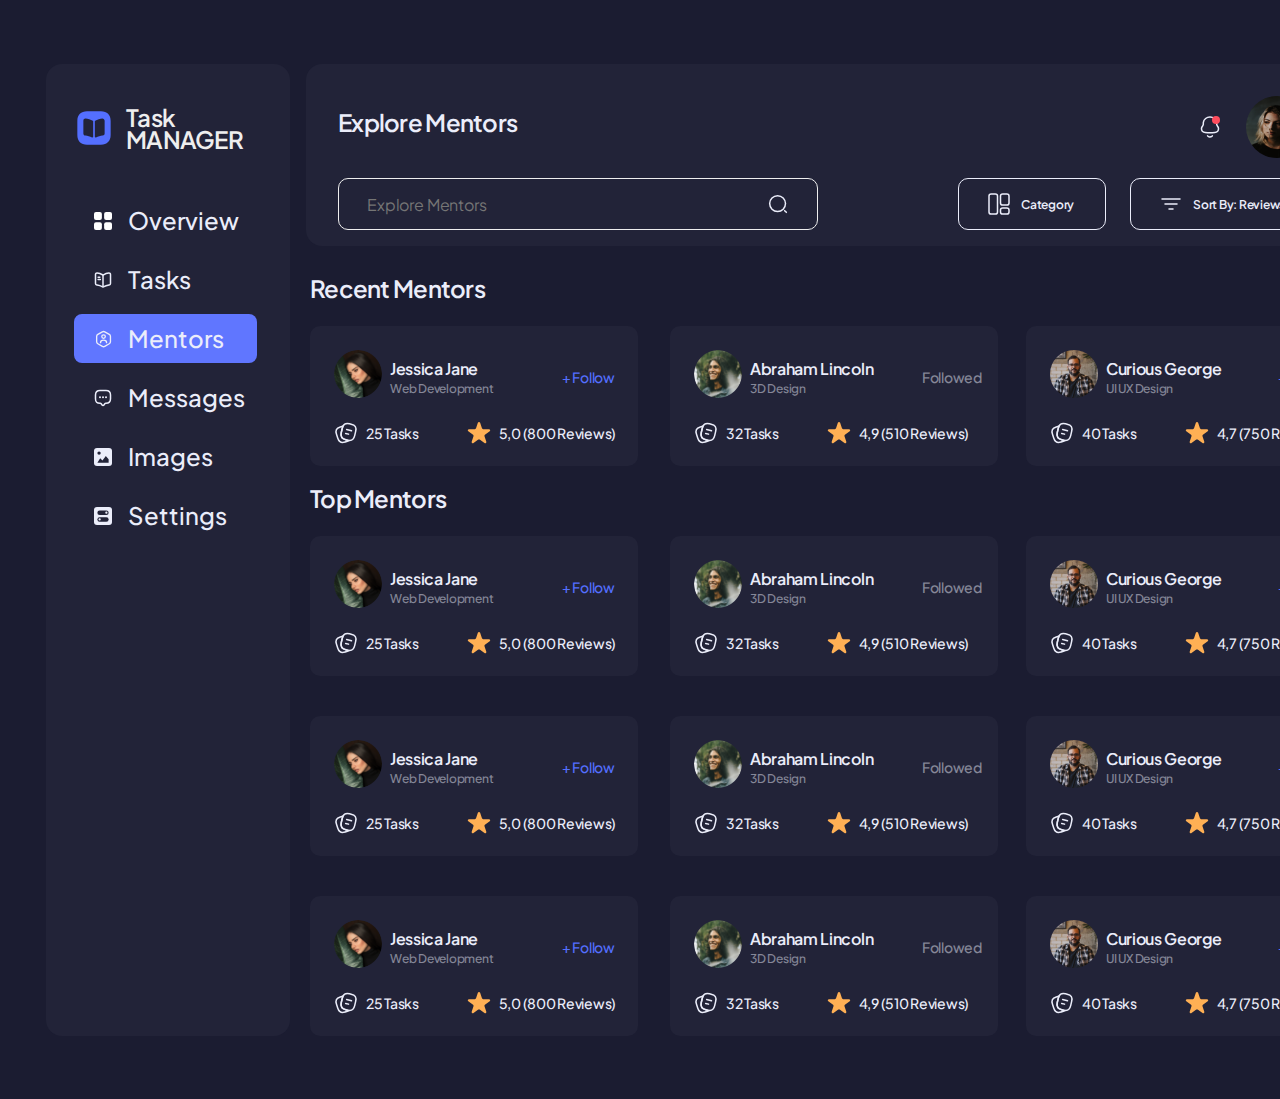
<file: docs/mentors.html>
<!DOCTYPE html>
<html>
  <head>
    <meta charset="UTF-8" />
    <!-- Тег для корректного отображения интерфейса на безрамочных смартфонах -->
    <meta name="viewport" content="width=device-width, initial-scale=1, shrink-to-fit=no, user-scalable=no, viewport-fit=cover">
    
    <!-- Шрифты -->
    <link rel="preconnect" href="https://fonts.googleapis.com">
    <link rel="preconnect" href="https://fonts.gstatic.com" crossorigin>
    <link href="https://fonts.googleapis.com/css2?family=Plus+Jakarta+Sans:ital,wght@0,200;0,300;0,400;0,500;0,600;0,700;0,800;1,200;1,300;1,400;1,500;1,600;1,700;1,800&display=swap" rel="stylesheet">
    
    <!-- Общие стили -->
    <link rel="stylesheet" href="styles/index/main.css">
    <link rel="stylesheet" href="styles/index/reset.css">
    <link rel="stylesheet" href="styles/index/userbar.css">
    <link rel="stylesheet" href="styles/index/sidebar.css">
    <link rel="stylesheet" href="styles/index/calendar.css">
    <link rel="stylesheet" href="styles/index/activity.css">
    <link rel="stylesheet" href="styles/index/task_today.css">
    <link rel="stylesheet" href="styles/index/running_task.css">
    <link rel="stylesheet" href="styles/tasks/explore-tasks.css">
    <link rel="stylesheet" href="styles/index/upcoming_tasks.css">
    <link rel="stylesheet" href="styles/index/monthly_mentors.css">

    <!-- Заголовок документа -->
    <title>Task Manager</title>

  </head>
  <body>

    <!-- Секция Explore Mentors -->
    <div class = "explore-tasks">
      <div class = "explore-tasks-header">
        <p class = "explore-tasks-header-left-text">Explore Mentors</p>
        <div class = explore-tasks-header-right-wrapper>
          <img class = "explore-tasks-header-right-wrapper-icon" src="assets/icons/notif.svg" />
          <img class = "explore-tasks-header-right-wrapper-profile" src="assets/images/profile_pic.jpeg">
        </div>
      </div>
      <div class = "explore-tasks-form">
        <input class = "explore-tasks-form-search-bar" type = "text" placeholder = "Explore Mentors" maxlength = "100">
        <img class = "explore-tasks-form-icon" src="assets/icons/search.svg" />    
      </div>
      <div class = "explore-tasks-filter-block">
        <div class = "explore-tasks-filter-block-category">
          <img class = "explore-tasks-filter-block-category-icon" src="assets/icons/category.svg" />
          <p class = "explore-tasks-filter-block-category-text">Category</p>
        </div>
        <div class = "explore-tasks-filter-block-sort">
          <img class = "explore-tasks-filter-block-sort-icon" src="assets/icons/sort.svg" />
          <p class = "explore-tasks-filter-block-sort-text">Sort By: Reviews</p>
        </div>
      </div>
    </div>

    <!-- Секция Recent Mentors -->
    <div class = "recent-mentors monthly-mentors-box">
        <div class = "third-screen monthly-mentors-box__header">
        <p class = "monthly-mentors-box__header_text">Recent Mentors</p>
        <div class = "monthly-mentors-box__header_icons-both">
            <img class = "hover-icon monthly-mentors-box__header_icon-left" src="assets/icons/arrow-left.svg" />
            <img class = "hover-icon monthly-mentors-box__header_icon-right" src="assets/icons/arrow-right.svg" />
        </div>
        </div>

        <!-- Секция Recent Mentors - левая карточка -->      
        <div class = "monthly-mentors-box__cards">
        <div class = "monthly-mentors-box__cards_left-card">
            <div class = "monthly-mentors-box__cards_card__profile">
            <img class = "monthly-mentors-box__cards_card__profile-picture" src="assets/images/avatar_woman_and_leaves.png">
            <div class = "monthly-mentors-box__cards_card__profile-text-wrap">
                <p class = "monthly-mentors-box__cards_card__profile-text-wrap-title">Jessica Jane</p>
                <p class = "monthly-mentors-box__cards_card__profile-text-wrap-subtitle">Web Development</p>
            </div>
                <p class = "monthly-mentors-box__cards_left-card__profile-follow">+ Follow</p>
            </div>
            <div class = "monthly-mentors-box__cards_card__profile-courses">
            <img class = "monthly-mentors-box__cards_card__profile-courses-icon" src="assets/icons/course.svg" />
            <p class = "monthly-mentors-box__cards_card__profile-courses-text">25 Tasks</p> 
            </div>
            <div class = "monthly-mentors-box__cards_card__reviews">
            <img class = "monthly-mentors-box__cards_card__reviews-icon" src="assets/icons/star.svg" />
            <p class = "monthly-mentors-box__cards_card__reviews-text">5,0 (800 Reviews)</p>
            </div>
        </div>

        <!-- Секция Recent Mentors - правая карточка -->
        <div class = "monthly-mentors-box__cards_right-card">
            <div class = "monthly-mentors-box__cards_card__profile">
                <img class = "monthly-mentors-box__cards_card__profile-picture" src="assets/images/avatar_man_long_hair.png">
                <div class = "monthly-mentors-box__cards_card__profile-text-wrap">
                <p class = "monthly-mentors-box__cards_card__profile-text-wrap-title">Abraham Lincoln</p>
                <p class = "monthly-mentors-box__cards_card__profile-text-wrap-subtitle">3D Design</p>
                </div>
                <p class = "monthly-mentors-box__cards_right-card__profile-follow">Followed</p>
            </div>
            <div class = "monthly-mentors-box__cards_card__profile-courses">
                <img class = "monthly-mentors-box__cards_card__profile-courses-icon" src="assets/icons/course.svg" />
                <p class = "monthly-mentors-box__cards_card__profile-courses-text">32 Tasks</p> 
            </div>
            <div class = "monthly-mentors-box__cards_card__reviews">
                <img class = "monthly-mentors-box__cards_card__reviews-icon" src="assets/icons/star.svg" />
                <p class = "monthly-mentors-box__cards_card__reviews-text">4,9 (510 Reviews)</p>
            </div>
        </div>

        <!-- Секция Recent Mentors - 3 карточка -->
        <div class = "monthly-mentors-box__cards_third-card">
            <div class = "monthly-mentors-box__cards_card__profile">
            <img class = "monthly-mentors-box__cards_card__profile-picture" src="assets/images/avatar_man_beard.jpeg">
            <div class = "monthly-mentors-box__cards_card__profile-text-wrap">
                <p class = "monthly-mentors-box__cards_card__profile-text-wrap-title">Curious George</p>
                <p class = "monthly-mentors-box__cards_card__profile-text-wrap-subtitle">UI UX Design</p>
            </div>
                <p class = "monthly-mentors-box__cards_left-card__profile-follow">+ Follow</p>
            </div>
            <div class = "monthly-mentors-box__cards_card__profile-courses">
            <img class = "monthly-mentors-box__cards_card__profile-courses-icon" src="assets/icons/course.svg" />
            <p class = "monthly-mentors-box__cards_card__profile-courses-text">40 Tasks</p> 
            </div>
            <div class = "monthly-mentors-box__cards_card__reviews">
            <img class = "monthly-mentors-box__cards_card__reviews-icon" src="assets/icons/star.svg" />
            <p class = "monthly-mentors-box__cards_card__reviews-text">4,7 (750 Reviews)</p>
            </div>
        </div>
        </div>
    </div>

    <!-- Секция Top Mentors -->
    <div class = "top-mentors monthly-mentors-box">
        <div class = "third-screen monthly-mentors-box__header">
        <p class = "monthly-mentors-box__header_text">Top Mentors</p>
        <div class = "monthly-mentors-box__header_icons-both">
            <img class = "hover-icon monthly-mentors-box__header_icon-left" src="assets/icons/arrow-left.svg" />
            <img class = "hover-icon monthly-mentors-box__header_icon-right" src="assets/icons/arrow-right.svg" />
        </div>
        </div>

        <!-- Секция Top Mentors - левая карточка -->      
        <div class = "monthly-mentors-box__cards">
        <div class = "monthly-mentors-box__cards_left-card">
            <div class = "monthly-mentors-box__cards_card__profile">
            <img class = "monthly-mentors-box__cards_card__profile-picture" src="assets/images/avatar_woman_and_leaves.png">
            <div class = "monthly-mentors-box__cards_card__profile-text-wrap">
                <p class = "monthly-mentors-box__cards_card__profile-text-wrap-title">Jessica Jane</p>
                <p class = "monthly-mentors-box__cards_card__profile-text-wrap-subtitle">Web Development</p>
            </div>
                <p class = "monthly-mentors-box__cards_left-card__profile-follow">+ Follow</p>
            </div>
            <div class = "monthly-mentors-box__cards_card__profile-courses">
            <img class = "monthly-mentors-box__cards_card__profile-courses-icon" src="assets/icons/course.svg" />
            <p class = "monthly-mentors-box__cards_card__profile-courses-text">25 Tasks</p> 
            </div>
            <div class = "monthly-mentors-box__cards_card__reviews">
            <img class = "monthly-mentors-box__cards_card__reviews-icon" src="assets/icons/star.svg" />
            <p class = "monthly-mentors-box__cards_card__reviews-text">5,0 (800 Reviews)</p>
            </div>
        </div>

        <!-- Секция Top Mentors - правая карточка -->
        <div class = "monthly-mentors-box__cards_right-card">
            <div class = "monthly-mentors-box__cards_card__profile">
                <img class = "monthly-mentors-box__cards_card__profile-picture" src="assets/images/avatar_man_long_hair.png">
                <div class = "monthly-mentors-box__cards_card__profile-text-wrap">
                <p class = "monthly-mentors-box__cards_card__profile-text-wrap-title">Abraham Lincoln</p>
                <p class = "monthly-mentors-box__cards_card__profile-text-wrap-subtitle">3D Design</p>
                </div>
                <p class = "monthly-mentors-box__cards_right-card__profile-follow">Followed</p>
            </div>
            <div class = "monthly-mentors-box__cards_card__profile-courses">
                <img class = "monthly-mentors-box__cards_card__profile-courses-icon" src="assets/icons/course.svg" />
                <p class = "monthly-mentors-box__cards_card__profile-courses-text">32 Tasks</p> 
            </div>
            <div class = "monthly-mentors-box__cards_card__reviews">
                <img class = "monthly-mentors-box__cards_card__reviews-icon" src="assets/icons/star.svg" />
                <p class = "monthly-mentors-box__cards_card__reviews-text">4,9 (510 Reviews)</p>
            </div>
        </div>

        <!-- Секция Top Mentors - 3 карточка -->
        <div class = "monthly-mentors-box__cards_third-card">
            <div class = "monthly-mentors-box__cards_card__profile">
            <img class = "monthly-mentors-box__cards_card__profile-picture" src="assets/images/avatar_man_beard.jpeg">
            <div class = "monthly-mentors-box__cards_card__profile-text-wrap">
                <p class = "monthly-mentors-box__cards_card__profile-text-wrap-title">Curious George</p>
                <p class = "monthly-mentors-box__cards_card__profile-text-wrap-subtitle">UI UX Design</p>
            </div>
                <p class = "monthly-mentors-box__cards_left-card__profile-follow">+ Follow</p>
            </div>
            <div class = "monthly-mentors-box__cards_card__profile-courses">
            <img class = "monthly-mentors-box__cards_card__profile-courses-icon" src="assets/icons/course.svg" />
            <p class = "monthly-mentors-box__cards_card__profile-courses-text">40 Tasks</p> 
            </div>
            <div class = "monthly-mentors-box__cards_card__reviews">
            <img class = "monthly-mentors-box__cards_card__reviews-icon" src="assets/icons/star.svg" />
            <p class = "monthly-mentors-box__cards_card__reviews-text">4,7 (750 Reviews)</p>
            </div>
        </div>
    </div>
        <!-- Секция Top Mentors - второй ряд -->      
        <div class = "second-row monthly-mentors-box__cards">
            <div class = "monthly-mentors-box__cards_left-card">
                <div class = "monthly-mentors-box__cards_card__profile">
                <img class = "monthly-mentors-box__cards_card__profile-picture" src="assets/images/avatar_woman_and_leaves.png">
                <div class = "monthly-mentors-box__cards_card__profile-text-wrap">
                    <p class = "monthly-mentors-box__cards_card__profile-text-wrap-title">Jessica Jane</p>
                    <p class = "monthly-mentors-box__cards_card__profile-text-wrap-subtitle">Web Development</p>
                </div>
                    <p class = "monthly-mentors-box__cards_left-card__profile-follow">+ Follow</p>
                </div>
                <div class = "monthly-mentors-box__cards_card__profile-courses">
                <img class = "monthly-mentors-box__cards_card__profile-courses-icon" src="assets/icons/course.svg" />
                <p class = "monthly-mentors-box__cards_card__profile-courses-text">25 Tasks</p> 
                </div>
                <div class = "monthly-mentors-box__cards_card__reviews">
                <img class = "monthly-mentors-box__cards_card__reviews-icon" src="assets/icons/star.svg" />
                <p class = "monthly-mentors-box__cards_card__reviews-text">5,0 (800 Reviews)</p>
                </div>
            </div>
    
            <!-- Секция Top Mentors - правая карточка, второй ряд -->
            <div class = "monthly-mentors-box__cards_right-card">
                <div class = "monthly-mentors-box__cards_card__profile">
                    <img class = "monthly-mentors-box__cards_card__profile-picture" src="assets/images/avatar_man_long_hair.png">
                    <div class = "monthly-mentors-box__cards_card__profile-text-wrap">
                    <p class = "monthly-mentors-box__cards_card__profile-text-wrap-title">Abraham Lincoln</p>
                    <p class = "monthly-mentors-box__cards_card__profile-text-wrap-subtitle">3D Design</p>
                    </div>
                    <p class = "monthly-mentors-box__cards_right-card__profile-follow">Followed</p>
                </div>
                <div class = "monthly-mentors-box__cards_card__profile-courses">
                    <img class = "monthly-mentors-box__cards_card__profile-courses-icon" src="assets/icons/course.svg" />
                    <p class = "monthly-mentors-box__cards_card__profile-courses-text">32 Tasks</p> 
                </div>
                <div class = "monthly-mentors-box__cards_card__reviews">
                    <img class = "monthly-mentors-box__cards_card__reviews-icon" src="assets/icons/star.svg" />
                    <p class = "monthly-mentors-box__cards_card__reviews-text">4,9 (510 Reviews)</p>
                </div>
            </div>
    
            <!-- Секция Top Mentors - 3 карточка, второй ряд -->
            <div class = "monthly-mentors-box__cards_third-card">
                <div class = "monthly-mentors-box__cards_card__profile">
                <img class = "monthly-mentors-box__cards_card__profile-picture" src="assets/images/avatar_man_beard.jpeg">
                <div class = "monthly-mentors-box__cards_card__profile-text-wrap">
                    <p class = "monthly-mentors-box__cards_card__profile-text-wrap-title">Curious George</p>
                    <p class = "monthly-mentors-box__cards_card__profile-text-wrap-subtitle">UI UX Design</p>
                </div>
                    <p class = "monthly-mentors-box__cards_left-card__profile-follow">+ Follow</p>
                </div>
                <div class = "monthly-mentors-box__cards_card__profile-courses">
                <img class = "monthly-mentors-box__cards_card__profile-courses-icon" src="assets/icons/course.svg" />
                <p class = "monthly-mentors-box__cards_card__profile-courses-text">40 Tasks</p> 
                </div>
                <div class = "monthly-mentors-box__cards_card__reviews">
                <img class = "monthly-mentors-box__cards_card__reviews-icon" src="assets/icons/star.svg" />
                <p class = "monthly-mentors-box__cards_card__reviews-text">4,7 (750 Reviews)</p>
                </div>
            </div>
        </div>
        <!-- Секция Top Mentors - третий ряд -->      
        <div class = "third-row monthly-mentors-box__cards">
            <div class = "monthly-mentors-box__cards_left-card">
                <div class = "monthly-mentors-box__cards_card__profile">
                <img class = "monthly-mentors-box__cards_card__profile-picture" src="assets/images/avatar_woman_and_leaves.png">
                <div class = "monthly-mentors-box__cards_card__profile-text-wrap">
                    <p class = "monthly-mentors-box__cards_card__profile-text-wrap-title">Jessica Jane</p>
                    <p class = "monthly-mentors-box__cards_card__profile-text-wrap-subtitle">Web Development</p>
                </div>
                    <p class = "monthly-mentors-box__cards_left-card__profile-follow">+ Follow</p>
                </div>
                <div class = "monthly-mentors-box__cards_card__profile-courses">
                <img class = "monthly-mentors-box__cards_card__profile-courses-icon" src="assets/icons/course.svg" />
                <p class = "monthly-mentors-box__cards_card__profile-courses-text">25 Tasks</p> 
                </div>
                <div class = "monthly-mentors-box__cards_card__reviews">
                <img class = "monthly-mentors-box__cards_card__reviews-icon" src="assets/icons/star.svg" />
                <p class = "monthly-mentors-box__cards_card__reviews-text">5,0 (800 Reviews)</p>
                </div>
            </div>
    
            <!-- Секция Top Mentors - правая карточка, третий ряд -->
            <div class = "monthly-mentors-box__cards_right-card">
                <div class = "monthly-mentors-box__cards_card__profile">
                    <img class = "monthly-mentors-box__cards_card__profile-picture" src="assets/images/avatar_man_long_hair.png">
                    <div class = "monthly-mentors-box__cards_card__profile-text-wrap">
                    <p class = "monthly-mentors-box__cards_card__profile-text-wrap-title">Abraham Lincoln</p>
                    <p class = "monthly-mentors-box__cards_card__profile-text-wrap-subtitle">3D Design</p>
                    </div>
                    <p class = "monthly-mentors-box__cards_right-card__profile-follow">Followed</p>
                </div>
                <div class = "monthly-mentors-box__cards_card__profile-courses">
                    <img class = "monthly-mentors-box__cards_card__profile-courses-icon" src="assets/icons/course.svg" />
                    <p class = "monthly-mentors-box__cards_card__profile-courses-text">32 Tasks</p> 
                </div>
                <div class = "monthly-mentors-box__cards_card__reviews">
                    <img class = "monthly-mentors-box__cards_card__reviews-icon" src="assets/icons/star.svg" />
                    <p class = "monthly-mentors-box__cards_card__reviews-text">4,9 (510 Reviews)</p>
                </div>
            </div>
    
            <!-- Секция Top Mentors - 3 карточка, третий ряд -->
            <div class = "monthly-mentors-box__cards_third-card">
                <div class = "monthly-mentors-box__cards_card__profile">
                <img class = "monthly-mentors-box__cards_card__profile-picture" src="assets/images/avatar_man_beard.jpeg">
                <div class = "monthly-mentors-box__cards_card__profile-text-wrap">
                    <p class = "monthly-mentors-box__cards_card__profile-text-wrap-title">Curious George</p>
                    <p class = "monthly-mentors-box__cards_card__profile-text-wrap-subtitle">UI UX Design</p>
                </div>
                    <p class = "monthly-mentors-box__cards_left-card__profile-follow">+ Follow</p>
                </div>
                <div class = "monthly-mentors-box__cards_card__profile-courses">
                <img class = "monthly-mentors-box__cards_card__profile-courses-icon" src="assets/icons/course.svg" />
                <p class = "monthly-mentors-box__cards_card__profile-courses-text">40 Tasks</p> 
                </div>
                <div class = "monthly-mentors-box__cards_card__reviews">
                <img class = "monthly-mentors-box__cards_card__reviews-icon" src="assets/icons/star.svg" />
                <p class = "monthly-mentors-box__cards_card__reviews-text">4,7 (750 Reviews)</p>
                </div>
            </div>
        </div>
    </div>

    <!-- Секция с сайдбаром и логотипом -->
    <div class = "sidebar-second-screen sidebar-box">
      <div class = "sidebar-box-logo">
        <img class = "sidebar-box-logo__icon" src="assets/icons/book-square.svg" />
        <div class = "sidebar-box-logo__text">Task<br />MANAGER</div>
        <nav class = "sidebar-box__navigation">
          <a class = "sidebar-box__navigation-item" href = "/index">
            <div class = "sidebar-box__navigation-item__group">
              <img class = "sidebar-box__navigation-item__group__icon" src="assets/icons/Icon.svg" />
              <div class = "sidebar-box__navigation-item__group__text">Overview</div> 
            </div> 
          </a>
          <a class = "sidebar-box__navigation-item"  href = "/tasks"> 
            <div class = "sidebar-box__navigation-item__group">
              <img class = "sidebar-box__navigation-item__group__icon" src="assets/icons/task.svg" />
              <div class = "sidebar-box__navigation-item__group__text">Tasks</div>               
            </div>
          </a>
          <!-- Навигация - Mentors (selected) -->
          <a class = "sidebar-box__navigation-item__selected" href = "/mentors"> 
            <div class = "sidebar-box__navigation-item__selected_group">
              <img class = "sidebar-box__navigation-item__selected_group__icon" src="assets/icons/user_icon.svg" />
              <div class = "sidebar-box__navigation-item__selected_group__text">Mentors</div>               
            </div>
          </a>
          <a class = "sidebar-box__navigation-item" href = "/messages"> 
            <div class = "sidebar-box__navigation-item__group">
              <img class = "sidebar-box__navigation-item__group__icon" src="assets/icons/message.svg" />
              <div class = "sidebar-box__navigation-item__group__text">Messages</div>               
            </div>
          </a>
          <a class = "sidebar-box__navigation-item" href = "/images"> 
            <div class = "sidebar-box__navigation-item__group">
              <img class = "sidebar-box__navigation-item__group__icon" src="assets/icons/images_icon.svg" />
              <div class = "sidebar-box__navigation-item__group__text">Images</div>               
            </div>
          </a>
          <a class = "sidebar-box__navigation-item" href = "/settings"> 
            <div class = "sidebar-box__navigation-item__group">
              <img class = "sidebar-box__navigation-item__group__icon" src="assets/icons/settings_icon.svg" />
              <div class = "sidebar-box__navigation-item__group__text">Settings</div>               
            </div>
          </a>
        </nav>
      </div>
      </div>
    </div>
  </body>
</html>
</file>
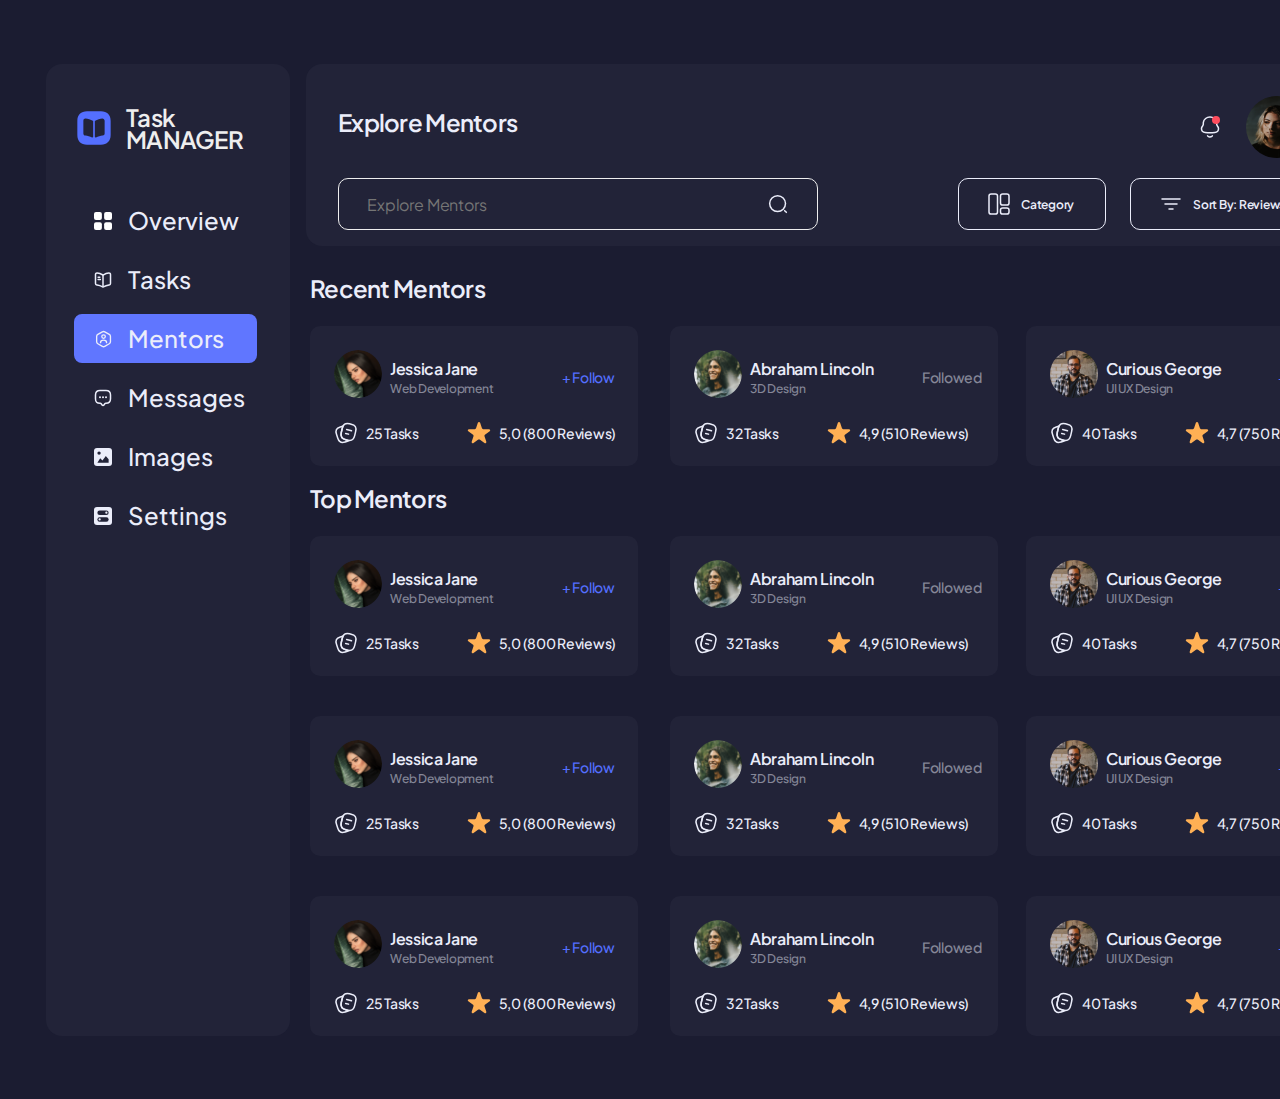
<file: src/mentors.html>
<!DOCTYPE html>
<html>
  <head>
    <meta charset="UTF-8" />
    <!-- Тег для корректного отображения интерфейса на безрамочных смартфонах -->
    <meta name="viewport" content="width=device-width, initial-scale=1, shrink-to-fit=no, user-scalable=no, viewport-fit=cover">
    
    <!-- Шрифты -->
    <link rel="preconnect" href="https://fonts.googleapis.com">
    <link rel="preconnect" href="https://fonts.gstatic.com" crossorigin>
    <link href="https://fonts.googleapis.com/css2?family=Plus+Jakarta+Sans:ital,wght@0,200;0,300;0,400;0,500;0,600;0,700;0,800;1,200;1,300;1,400;1,500;1,600;1,700;1,800&display=swap" rel="stylesheet">
    
    <!-- Общие стили -->
    <link rel="stylesheet" href="styles/index/main.css">
    <link rel="stylesheet" href="styles/index/reset.css">
    <link rel="stylesheet" href="styles/index/userbar.css">
    <link rel="stylesheet" href="styles/index/sidebar.css">
    <link rel="stylesheet" href="styles/index/calendar.css">
    <link rel="stylesheet" href="styles/index/activity.css">
    <link rel="stylesheet" href="styles/index/task_today.css">
    <link rel="stylesheet" href="styles/index/running_task.css">
    <link rel="stylesheet" href="styles/tasks/explore-tasks.css">
    <link rel="stylesheet" href="styles/index/upcoming_tasks.css">
    <link rel="stylesheet" href="styles/index/monthly_mentors.css">

    <!-- Заголовок документа -->
    <title>Task Manager</title>

  </head>
  <body>

    <!-- Секция Explore Mentors -->
    <div class = "explore-tasks">
      <div class = "explore-tasks-header">
        <p class = "explore-tasks-header-left-text">Explore Mentors</p>
        <div class = explore-tasks-header-right-wrapper>
          <img class = "explore-tasks-header-right-wrapper-icon" src="assets/icons/notif.svg" />
          <img class = "explore-tasks-header-right-wrapper-profile" src="assets/images/profile_pic.jpeg">
        </div>
      </div>
      <div class = "explore-tasks-form">
        <input class = "explore-tasks-form-search-bar" type = "text" placeholder = "Explore Mentors" maxlength = "100">
        <img class = "explore-tasks-form-icon" src="assets/icons/search.svg" />    
      </div>
      <div class = "explore-tasks-filter-block">
        <div class = "explore-tasks-filter-block-category">
          <img class = "explore-tasks-filter-block-category-icon" src="assets/icons/category.svg" />
          <p class = "explore-tasks-filter-block-category-text">Category</p>
        </div>
        <div class = "explore-tasks-filter-block-sort">
          <img class = "explore-tasks-filter-block-sort-icon" src="assets/icons/sort.svg" />
          <p class = "explore-tasks-filter-block-sort-text">Sort By: Reviews</p>
        </div>
      </div>
    </div>

    <!-- Секция Recent Mentors -->
    <div class = "recent-mentors monthly-mentors-box">
        <div class = "third-screen monthly-mentors-box__header">
        <p class = "monthly-mentors-box__header_text">Recent Mentors</p>
        <div class = "monthly-mentors-box__header_icons-both">
            <img class = "hover-icon monthly-mentors-box__header_icon-left" src="assets/icons/arrow-left.svg" />
            <img class = "hover-icon monthly-mentors-box__header_icon-right" src="assets/icons/arrow-right.svg" />
        </div>
        </div>

        <!-- Секция Recent Mentors - левая карточка -->      
        <div class = "monthly-mentors-box__cards">
        <div class = "monthly-mentors-box__cards_left-card">
            <div class = "monthly-mentors-box__cards_card__profile">
            <img class = "monthly-mentors-box__cards_card__profile-picture" src="assets/images/avatar_woman_and_leaves.png">
            <div class = "monthly-mentors-box__cards_card__profile-text-wrap">
                <p class = "monthly-mentors-box__cards_card__profile-text-wrap-title">Jessica Jane</p>
                <p class = "monthly-mentors-box__cards_card__profile-text-wrap-subtitle">Web Development</p>
            </div>
                <p class = "monthly-mentors-box__cards_left-card__profile-follow">+ Follow</p>
            </div>
            <div class = "monthly-mentors-box__cards_card__profile-courses">
            <img class = "monthly-mentors-box__cards_card__profile-courses-icon" src="assets/icons/course.svg" />
            <p class = "monthly-mentors-box__cards_card__profile-courses-text">25 Tasks</p> 
            </div>
            <div class = "monthly-mentors-box__cards_card__reviews">
            <img class = "monthly-mentors-box__cards_card__reviews-icon" src="assets/icons/star.svg" />
            <p class = "monthly-mentors-box__cards_card__reviews-text">5,0 (800 Reviews)</p>
            </div>
        </div>

        <!-- Секция Recent Mentors - правая карточка -->
        <div class = "monthly-mentors-box__cards_right-card">
            <div class = "monthly-mentors-box__cards_card__profile">
                <img class = "monthly-mentors-box__cards_card__profile-picture" src="assets/images/avatar_man_long_hair.png">
                <div class = "monthly-mentors-box__cards_card__profile-text-wrap">
                <p class = "monthly-mentors-box__cards_card__profile-text-wrap-title">Abraham Lincoln</p>
                <p class = "monthly-mentors-box__cards_card__profile-text-wrap-subtitle">3D Design</p>
                </div>
                <p class = "monthly-mentors-box__cards_right-card__profile-follow">Followed</p>
            </div>
            <div class = "monthly-mentors-box__cards_card__profile-courses">
                <img class = "monthly-mentors-box__cards_card__profile-courses-icon" src="assets/icons/course.svg" />
                <p class = "monthly-mentors-box__cards_card__profile-courses-text">32 Tasks</p> 
            </div>
            <div class = "monthly-mentors-box__cards_card__reviews">
                <img class = "monthly-mentors-box__cards_card__reviews-icon" src="assets/icons/star.svg" />
                <p class = "monthly-mentors-box__cards_card__reviews-text">4,9 (510 Reviews)</p>
            </div>
        </div>

        <!-- Секция Recent Mentors - 3 карточка -->
        <div class = "monthly-mentors-box__cards_third-card">
            <div class = "monthly-mentors-box__cards_card__profile">
            <img class = "monthly-mentors-box__cards_card__profile-picture" src="assets/images/avatar_man_beard.jpeg">
            <div class = "monthly-mentors-box__cards_card__profile-text-wrap">
                <p class = "monthly-mentors-box__cards_card__profile-text-wrap-title">Curious George</p>
                <p class = "monthly-mentors-box__cards_card__profile-text-wrap-subtitle">UI UX Design</p>
            </div>
                <p class = "monthly-mentors-box__cards_left-card__profile-follow">+ Follow</p>
            </div>
            <div class = "monthly-mentors-box__cards_card__profile-courses">
            <img class = "monthly-mentors-box__cards_card__profile-courses-icon" src="assets/icons/course.svg" />
            <p class = "monthly-mentors-box__cards_card__profile-courses-text">40 Tasks</p> 
            </div>
            <div class = "monthly-mentors-box__cards_card__reviews">
            <img class = "monthly-mentors-box__cards_card__reviews-icon" src="assets/icons/star.svg" />
            <p class = "monthly-mentors-box__cards_card__reviews-text">4,7 (750 Reviews)</p>
            </div>
        </div>
        </div>
    </div>

    <!-- Секция Top Mentors -->
    <div class = "top-mentors monthly-mentors-box">
        <div class = "third-screen monthly-mentors-box__header">
        <p class = "monthly-mentors-box__header_text">Top Mentors</p>
        <div class = "monthly-mentors-box__header_icons-both">
            <img class = "hover-icon monthly-mentors-box__header_icon-left" src="assets/icons/arrow-left.svg" />
            <img class = "hover-icon monthly-mentors-box__header_icon-right" src="assets/icons/arrow-right.svg" />
        </div>
        </div>

        <!-- Секция Top Mentors - левая карточка -->      
        <div class = "monthly-mentors-box__cards">
        <div class = "monthly-mentors-box__cards_left-card">
            <div class = "monthly-mentors-box__cards_card__profile">
            <img class = "monthly-mentors-box__cards_card__profile-picture" src="assets/images/avatar_woman_and_leaves.png">
            <div class = "monthly-mentors-box__cards_card__profile-text-wrap">
                <p class = "monthly-mentors-box__cards_card__profile-text-wrap-title">Jessica Jane</p>
                <p class = "monthly-mentors-box__cards_card__profile-text-wrap-subtitle">Web Development</p>
            </div>
                <p class = "monthly-mentors-box__cards_left-card__profile-follow">+ Follow</p>
            </div>
            <div class = "monthly-mentors-box__cards_card__profile-courses">
            <img class = "monthly-mentors-box__cards_card__profile-courses-icon" src="assets/icons/course.svg" />
            <p class = "monthly-mentors-box__cards_card__profile-courses-text">25 Tasks</p> 
            </div>
            <div class = "monthly-mentors-box__cards_card__reviews">
            <img class = "monthly-mentors-box__cards_card__reviews-icon" src="assets/icons/star.svg" />
            <p class = "monthly-mentors-box__cards_card__reviews-text">5,0 (800 Reviews)</p>
            </div>
        </div>

        <!-- Секция Top Mentors - правая карточка -->
        <div class = "monthly-mentors-box__cards_right-card">
            <div class = "monthly-mentors-box__cards_card__profile">
                <img class = "monthly-mentors-box__cards_card__profile-picture" src="assets/images/avatar_man_long_hair.png">
                <div class = "monthly-mentors-box__cards_card__profile-text-wrap">
                <p class = "monthly-mentors-box__cards_card__profile-text-wrap-title">Abraham Lincoln</p>
                <p class = "monthly-mentors-box__cards_card__profile-text-wrap-subtitle">3D Design</p>
                </div>
                <p class = "monthly-mentors-box__cards_right-card__profile-follow">Followed</p>
            </div>
            <div class = "monthly-mentors-box__cards_card__profile-courses">
                <img class = "monthly-mentors-box__cards_card__profile-courses-icon" src="assets/icons/course.svg" />
                <p class = "monthly-mentors-box__cards_card__profile-courses-text">32 Tasks</p> 
            </div>
            <div class = "monthly-mentors-box__cards_card__reviews">
                <img class = "monthly-mentors-box__cards_card__reviews-icon" src="assets/icons/star.svg" />
                <p class = "monthly-mentors-box__cards_card__reviews-text">4,9 (510 Reviews)</p>
            </div>
        </div>

        <!-- Секция Top Mentors - 3 карточка -->
        <div class = "monthly-mentors-box__cards_third-card">
            <div class = "monthly-mentors-box__cards_card__profile">
            <img class = "monthly-mentors-box__cards_card__profile-picture" src="assets/images/avatar_man_beard.jpeg">
            <div class = "monthly-mentors-box__cards_card__profile-text-wrap">
                <p class = "monthly-mentors-box__cards_card__profile-text-wrap-title">Curious George</p>
                <p class = "monthly-mentors-box__cards_card__profile-text-wrap-subtitle">UI UX Design</p>
            </div>
                <p class = "monthly-mentors-box__cards_left-card__profile-follow">+ Follow</p>
            </div>
            <div class = "monthly-mentors-box__cards_card__profile-courses">
            <img class = "monthly-mentors-box__cards_card__profile-courses-icon" src="assets/icons/course.svg" />
            <p class = "monthly-mentors-box__cards_card__profile-courses-text">40 Tasks</p> 
            </div>
            <div class = "monthly-mentors-box__cards_card__reviews">
            <img class = "monthly-mentors-box__cards_card__reviews-icon" src="assets/icons/star.svg" />
            <p class = "monthly-mentors-box__cards_card__reviews-text">4,7 (750 Reviews)</p>
            </div>
        </div>
    </div>
        <!-- Секция Top Mentors - второй ряд -->      
        <div class = "second-row monthly-mentors-box__cards">
            <div class = "monthly-mentors-box__cards_left-card">
                <div class = "monthly-mentors-box__cards_card__profile">
                <img class = "monthly-mentors-box__cards_card__profile-picture" src="assets/images/avatar_woman_and_leaves.png">
                <div class = "monthly-mentors-box__cards_card__profile-text-wrap">
                    <p class = "monthly-mentors-box__cards_card__profile-text-wrap-title">Jessica Jane</p>
                    <p class = "monthly-mentors-box__cards_card__profile-text-wrap-subtitle">Web Development</p>
                </div>
                    <p class = "monthly-mentors-box__cards_left-card__profile-follow">+ Follow</p>
                </div>
                <div class = "monthly-mentors-box__cards_card__profile-courses">
                <img class = "monthly-mentors-box__cards_card__profile-courses-icon" src="assets/icons/course.svg" />
                <p class = "monthly-mentors-box__cards_card__profile-courses-text">25 Tasks</p> 
                </div>
                <div class = "monthly-mentors-box__cards_card__reviews">
                <img class = "monthly-mentors-box__cards_card__reviews-icon" src="assets/icons/star.svg" />
                <p class = "monthly-mentors-box__cards_card__reviews-text">5,0 (800 Reviews)</p>
                </div>
            </div>
    
            <!-- Секция Top Mentors - правая карточка, второй ряд -->
            <div class = "monthly-mentors-box__cards_right-card">
                <div class = "monthly-mentors-box__cards_card__profile">
                    <img class = "monthly-mentors-box__cards_card__profile-picture" src="assets/images/avatar_man_long_hair.png">
                    <div class = "monthly-mentors-box__cards_card__profile-text-wrap">
                    <p class = "monthly-mentors-box__cards_card__profile-text-wrap-title">Abraham Lincoln</p>
                    <p class = "monthly-mentors-box__cards_card__profile-text-wrap-subtitle">3D Design</p>
                    </div>
                    <p class = "monthly-mentors-box__cards_right-card__profile-follow">Followed</p>
                </div>
                <div class = "monthly-mentors-box__cards_card__profile-courses">
                    <img class = "monthly-mentors-box__cards_card__profile-courses-icon" src="assets/icons/course.svg" />
                    <p class = "monthly-mentors-box__cards_card__profile-courses-text">32 Tasks</p> 
                </div>
                <div class = "monthly-mentors-box__cards_card__reviews">
                    <img class = "monthly-mentors-box__cards_card__reviews-icon" src="assets/icons/star.svg" />
                    <p class = "monthly-mentors-box__cards_card__reviews-text">4,9 (510 Reviews)</p>
                </div>
            </div>
    
            <!-- Секция Top Mentors - 3 карточка, второй ряд -->
            <div class = "monthly-mentors-box__cards_third-card">
                <div class = "monthly-mentors-box__cards_card__profile">
                <img class = "monthly-mentors-box__cards_card__profile-picture" src="assets/images/avatar_man_beard.jpeg">
                <div class = "monthly-mentors-box__cards_card__profile-text-wrap">
                    <p class = "monthly-mentors-box__cards_card__profile-text-wrap-title">Curious George</p>
                    <p class = "monthly-mentors-box__cards_card__profile-text-wrap-subtitle">UI UX Design</p>
                </div>
                    <p class = "monthly-mentors-box__cards_left-card__profile-follow">+ Follow</p>
                </div>
                <div class = "monthly-mentors-box__cards_card__profile-courses">
                <img class = "monthly-mentors-box__cards_card__profile-courses-icon" src="assets/icons/course.svg" />
                <p class = "monthly-mentors-box__cards_card__profile-courses-text">40 Tasks</p> 
                </div>
                <div class = "monthly-mentors-box__cards_card__reviews">
                <img class = "monthly-mentors-box__cards_card__reviews-icon" src="assets/icons/star.svg" />
                <p class = "monthly-mentors-box__cards_card__reviews-text">4,7 (750 Reviews)</p>
                </div>
            </div>
        </div>
        <!-- Секция Top Mentors - третий ряд -->      
        <div class = "third-row monthly-mentors-box__cards">
            <div class = "monthly-mentors-box__cards_left-card">
                <div class = "monthly-mentors-box__cards_card__profile">
                <img class = "monthly-mentors-box__cards_card__profile-picture" src="assets/images/avatar_woman_and_leaves.png">
                <div class = "monthly-mentors-box__cards_card__profile-text-wrap">
                    <p class = "monthly-mentors-box__cards_card__profile-text-wrap-title">Jessica Jane</p>
                    <p class = "monthly-mentors-box__cards_card__profile-text-wrap-subtitle">Web Development</p>
                </div>
                    <p class = "monthly-mentors-box__cards_left-card__profile-follow">+ Follow</p>
                </div>
                <div class = "monthly-mentors-box__cards_card__profile-courses">
                <img class = "monthly-mentors-box__cards_card__profile-courses-icon" src="assets/icons/course.svg" />
                <p class = "monthly-mentors-box__cards_card__profile-courses-text">25 Tasks</p> 
                </div>
                <div class = "monthly-mentors-box__cards_card__reviews">
                <img class = "monthly-mentors-box__cards_card__reviews-icon" src="assets/icons/star.svg" />
                <p class = "monthly-mentors-box__cards_card__reviews-text">5,0 (800 Reviews)</p>
                </div>
            </div>
    
            <!-- Секция Top Mentors - правая карточка, третий ряд -->
            <div class = "monthly-mentors-box__cards_right-card">
                <div class = "monthly-mentors-box__cards_card__profile">
                    <img class = "monthly-mentors-box__cards_card__profile-picture" src="assets/images/avatar_man_long_hair.png">
                    <div class = "monthly-mentors-box__cards_card__profile-text-wrap">
                    <p class = "monthly-mentors-box__cards_card__profile-text-wrap-title">Abraham Lincoln</p>
                    <p class = "monthly-mentors-box__cards_card__profile-text-wrap-subtitle">3D Design</p>
                    </div>
                    <p class = "monthly-mentors-box__cards_right-card__profile-follow">Followed</p>
                </div>
                <div class = "monthly-mentors-box__cards_card__profile-courses">
                    <img class = "monthly-mentors-box__cards_card__profile-courses-icon" src="assets/icons/course.svg" />
                    <p class = "monthly-mentors-box__cards_card__profile-courses-text">32 Tasks</p> 
                </div>
                <div class = "monthly-mentors-box__cards_card__reviews">
                    <img class = "monthly-mentors-box__cards_card__reviews-icon" src="assets/icons/star.svg" />
                    <p class = "monthly-mentors-box__cards_card__reviews-text">4,9 (510 Reviews)</p>
                </div>
            </div>
    
            <!-- Секция Top Mentors - 3 карточка, третий ряд -->
            <div class = "monthly-mentors-box__cards_third-card">
                <div class = "monthly-mentors-box__cards_card__profile">
                <img class = "monthly-mentors-box__cards_card__profile-picture" src="assets/images/avatar_man_beard.jpeg">
                <div class = "monthly-mentors-box__cards_card__profile-text-wrap">
                    <p class = "monthly-mentors-box__cards_card__profile-text-wrap-title">Curious George</p>
                    <p class = "monthly-mentors-box__cards_card__profile-text-wrap-subtitle">UI UX Design</p>
                </div>
                    <p class = "monthly-mentors-box__cards_left-card__profile-follow">+ Follow</p>
                </div>
                <div class = "monthly-mentors-box__cards_card__profile-courses">
                <img class = "monthly-mentors-box__cards_card__profile-courses-icon" src="assets/icons/course.svg" />
                <p class = "monthly-mentors-box__cards_card__profile-courses-text">40 Tasks</p> 
                </div>
                <div class = "monthly-mentors-box__cards_card__reviews">
                <img class = "monthly-mentors-box__cards_card__reviews-icon" src="assets/icons/star.svg" />
                <p class = "monthly-mentors-box__cards_card__reviews-text">4,7 (750 Reviews)</p>
                </div>
            </div>
        </div>
    </div>

    <!-- Секция с сайдбаром и логотипом -->
    <div class = "sidebar-second-screen sidebar-box">
      <div class = "sidebar-box-logo">
        <img class = "sidebar-box-logo__icon" src="assets/icons/book-square.svg" />
        <div class = "sidebar-box-logo__text">Task<br />MANAGER</div>
        <nav class = "sidebar-box__navigation">
          <a class = "sidebar-box__navigation-item" href = "/index">
            <div class = "sidebar-box__navigation-item__group">
              <img class = "sidebar-box__navigation-item__group__icon" src="assets/icons/Icon.svg" />
              <div class = "sidebar-box__navigation-item__group__text">Overview</div> 
            </div> 
          </a>
          <a class = "sidebar-box__navigation-item"  href = "/tasks"> 
            <div class = "sidebar-box__navigation-item__group">
              <img class = "sidebar-box__navigation-item__group__icon" src="assets/icons/task.svg" />
              <div class = "sidebar-box__navigation-item__group__text">Tasks</div>               
            </div>
          </a>
          <!-- Навигация - Mentors (selected) -->
          <a class = "sidebar-box__navigation-item__selected" href = "/mentors"> 
            <div class = "sidebar-box__navigation-item__selected_group">
              <img class = "sidebar-box__navigation-item__selected_group__icon" src="assets/icons/user_icon.svg" />
              <div class = "sidebar-box__navigation-item__selected_group__text">Mentors</div>               
            </div>
          </a>
          <a class = "sidebar-box__navigation-item" href = "/index"> 
            <div class = "sidebar-box__navigation-item__group">
              <img class = "sidebar-box__navigation-item__group__icon" src="assets/icons/message.svg" />
              <div class = "sidebar-box__navigation-item__group__text">Messages</div>               
            </div>
          </a>
          <a class = "sidebar-box__navigation-item" href = "/index"> 
            <div class = "sidebar-box__navigation-item__group">
              <img class = "sidebar-box__navigation-item__group__icon" src="assets/icons/images_icon.svg" />
              <div class = "sidebar-box__navigation-item__group__text">Images</div>               
            </div>
          </a>
          <a class = "sidebar-box__navigation-item" href = "/index"> 
            <div class = "sidebar-box__navigation-item__group">
              <img class = "sidebar-box__navigation-item__group__icon" src="assets/icons/settings_icon.svg" />
              <div class = "sidebar-box__navigation-item__group__text">Settings</div>               
            </div>
          </a>
        </nav>
      </div>
      </div>
    </div>
  </body>
</html>
</file>
<file: docs/styles/index/main.css>
* {
    box-sizing: border-box;
  }
  
  :root {

    /* Шрифт */
    --font-family-plus-jakarta: 'Plus Jakarta Sans', sans-serif;

    /* Начертание шрифта */
    --font-weight-extra-light: 400;
    --font-weight-light: 500;
    --font-weight-normal: 600;

    /* Размер шрифта */
    --font-size-xs: 12px;
    --font-size-s: 14px;
    --font-size-m: 16px;
    --font-size-l: 18px;
    --font-size-xl: 24px;
    --font-size-xxl: 32px;

    /* Цвета (в макете не было четких названий, поэтому наименования от меня */
    --primary-dark-blue-bg: #1B1C31;
    --primary-magnolia-white: #EBEDFA;
    --primary-anti-flash-white: #EEEEEE;
    --primary-nebula-blue: #546FFF;
    --primary-nebula-blue-bg: #6076ff;
    --primary-lavender-blue: #BAC8FF;
    --primary-dark-byzantine-blue: #222338;
    --secondary-eigengrau: #141522;
    --secondary-grey: #EBEDFA80;
  }

  body {
    background-color: var(--primary-dark-blue-bg);
    margin: 0;
  }
  
  a {
    position: relative;
    cursor: pointer;
    text-decoration: none;
  }

  button {
    cursor: pointer;
  }
</file>
<file: docs/styles/index/userbar.css>
.userbar-box {
  position: absolute;
  background-color: var(--primary-dark-byzantine-blue);
  border-radius: 16px;
  width: 688px; 
  height: 132px;
  margin-left: 310px;
} 

.userbar-box__left-content {
  display: inline-flex;
  flex-direction: column;
  align-items: flex-start;
  gap: 8px;
  position: absolute;
  margin: 30px 41px 30px 41px;
}

.userbar-box__left-content .userbar-box__left-content-main-text {
  position: relative;
  width: 216px;
  margin-top: -1px;
  font-family: var(--font-family-plus-jakarta);
  font-weight: var(--font-weight-normal);
  color: var(--primary-magnolia-white);
  font-size: var(--font-size-xl);
  letter-spacing: -0.72px;
  line-height: 150%;
  font-style: normal;
}

.userbar-box__left-content .userbar-box__left-content-subtext {
  position: relative;
  width: 236px;
  height: 28px;
  font-family: var(--font-family-plus-jakarta);
  font-weight: var(--font-weight-light);
  color: var(--secondary-grey);
  font-size: var(--font-size-m);
  letter-spacing: -0.32px;
  line-height: 150%;
  font-style: normal;
}

.userbar-box .userbar-box__right-content__icon {
  position: absolute;
  margin-left: 546px;
  margin-top: 53.92px;
  z-index: 1;
}

.userbar-box .userbar-box__right-content__profile {
  width: 62px;
  height: 62px;
  margin-left: 597px;
  margin-top: 35px;
  border-radius: 200px;
  background: cover no-repeat;
  background-size: 100% 100%;
}

/* Псевдокласс hover */

.userbar-box__right-content__icon:hover {
  cursor: pointer;
} 

/* Отображение на экранах меньше 1100px */

@media screen and (max-width: 1100px) {
  .userbar-box {
    margin-left: 170px;
  }
}
</file>
<file: docs/styles/index/sidebar.css>
.sidebar-box {
  position: sticky;
  background-color: var(--primary-dark-byzantine-blue);
  border-radius: 16px;
  width: 244px;
  height: 972px;
  flex-shrink: 0;
  margin: 64px 1150px 63px 46px;
}

.sidebar-box-logo {
  display: inline-flex;
  align-items: flex-start;
  gap: 12px;
  position: relative;
  margin: 44px 28px 884px 28px;
}

.sidebar-box-logo .sidebar-box-logo__icon {
  position: relative;
  width: 40px;
  height: 40px;
}

.sidebar-box-logo .sidebar-box-logo__text {
  position: relative;
  align-self: stretch;
  margin-top: -1px;
  font-family: var(--font-family-plus-jakarta);
  font-weight: var(--font-weight-normal);
  color: var(--primary-anti-flash-white);
  font-size: var(--font-size-xl);
  letter-spacing: -0.72px;
  line-height: 21.6px;
}

.sidebar-box__navigation {
  display: inline-flex;
  flex-direction: column;
  align-items: flex-start;
  gap: 10px;
  height: 350px;
  position: absolute;
  top: 88px;
}

.sidebar-box__navigation-item__selected {
  width: 183px;
  display: flex;
  flex-direction: column;
  align-items: flex-start;
  justify-content: center;
  gap: 10px;
  padding: 10px 20px;
  position: relative;
  background-color: var(--primary-nebula-blue-bg);
  border-radius: 8px;
}

.sidebar-box__navigation-item__selected .sidebar-box__navigation-item__selected_group {
  display: inline-flex;
  align-items: center;
  gap: 16px;
  position: relative;
  flex: 0 0 auto;
}

.sidebar-box__navigation-item__selected .sidebar-box__navigation-item__selected_group__icon {
  position: relative;
  width: 18px;
  height: 18px;
}

.sidebar-box__navigation-item__selected .sidebar-box__navigation-item__selected_group__text {
  position: relative;
  width: fit-content;
  margin-top: -1px;
  font-family: var(--font-family-plus-jakarta);
  font-weight: var(--font-weight-light);
  color: var(--primary-magnolia-white);
  font-size: var(--font-size-xl);
  letter-spacing: 0;
  line-height: normal;
}

.sidebar-box__navigation-item {
  display: flex;
  flex-direction: column;
  align-items: flex-start;
  justify-content: center;
  padding: 10px 20px;
  position: relative;
  border-radius: 8px;  
}

.sidebar-box__navigation-item .sidebar-box__navigation-item__group {
  display: inline-flex;
  align-items: center;
  gap: 16px;
  position: relative;
  flex: 0 0 auto; 
}

.sidebar-box__navigation-item .sidebar-box__navigation-item__group__icon {
  position: relative;
  width: 18px;
  height: 18px;
}

.sidebar-box__navigation-item .sidebar-box__navigation-item__group__text {
  position: relative;
  width: fit-content;
  margin-top: -1px;
  font-family: var(--font-family-plus-jakarta);
  font-weight: var(--font-weight-light);
  color: var(--primary-magnolia-white);
  font-size: var(--font-size-xl);
  letter-spacing: 0;
  line-height: normal;
}

/* Псевдокласс hover для сайдбара */

.sidebar-box__navigation-item::before {
  content: '';
  position: absolute;
  width: 190px;
  height: 2px;
  border-radius: 4px;
  background-color: var(--primary-magnolia-white);
  opacity: 20%;
  bottom: 0;
  left: 0;
  transform-origin: right;
  transform: scaleX(0);
  transition: transform .3s ease-in-out;
}

.sidebar-box__navigation-item:hover::before {
  transform-origin: left;
  transform: scaleX(1);
}

/* Отображение на экранах меньше 1100px */

@media screen and (max-width: 1100px) {
  .sidebar-box {
    width: 111px;
    height: 1152px;
  }
  .sidebar-box-logo__text {
    display: none;
  }
  .sidebar-box__navigation-item__group__text {
    display: none;
  }
  .sidebar-box__navigation-item__selected_group__text {
    display: none;
  }
  .sidebar-box-logo {
    margin-left: 36px; 
    margin-right: 36px;    
  }
  .sidebar-box__navigation {
    margin-left: -10px;
  }
  .sidebar-box__navigation-item::before {
    width: 58px;
  }
  .sidebar-box__navigation-item__selected {
    width: 58px;
  }
  .sidebar-second-screen {
    height: 972px;
  }
}
</file>
<file: docs/styles/index/calendar.css>
.calendar {
    position: absolute;
    background-color: var(--primary-dark-byzantine-blue);
    border-radius: 10px;
    width: 372px;
    height: 160px;
    margin-left: 1022px;
  }

.calendar-header {
  margin-top: 24px;
  margin-left: 24px;
  align-items: center;
  display: inline-flex;
  align-items: flex-start;
  gap: 106px;
}

.calendar-header-text {
  color: var(--primary-magnolia-white);
  text-align: center;
  font-family: var(--font-family-plus-jakarta);
  font-size: var(--font-size-s);
  font-style: normal;
  font-weight: var(--font-weight-normal);
  line-height: 150%; /* 21px */  
}

.calendar-dates {
  display: inline-flex;
  align-items: flex-start;
  gap: 18px;
  margin-top: 36px;
  margin-left: 20px;  
}

.calendar-dates-single {
  display: flex;
  flex-direction: column;
  justify-content: center;
  align-items: center;
  gap: 12px;  
}

.calendar-dates-single-text {
  color: var(--primary-magnolia-white);
  text-align: center;
  font-family: var(--font-family-plus-jakarta);
  font-size: var(--font-size-xs);
  font-style: normal;
  font-weight: var(--font-weight-light);
  line-height: normal;
  letter-spacing: -0.24px;
}

.calendar-dates-single-circle {
  display: flex;
  width: 32px;
  height: 32px;
  justify-content: center;
  align-items: center;
  border-radius: 100px;
  background: var(--primary-anti-flash-white);  
}

.calendar-dates-single-circle-current {
  display: flex;
  width: 32px;
  height: 32px;
  justify-content: center;
  align-items: center;
  border-radius: 100px;
  background: var(--primary-nebula-blue);  
}

.calendar-dates-single-circle-text {
  color: var(--secondary-eigengrau);
  text-align: center;
  font-family: var(--font-family-plus-jakarta);
  font-size: var(--font-size-xs);
  font-style: normal;
  font-weight: var(--font-weight-light);
  line-height: normal;
  letter-spacing: -0.24px;
}

.calendar-dates-single-circle-text-current {
  color: var(--primary-magnolia-white);
  text-align: center;
  font-family: var(--font-family-plus-jakarta);
  font-size: var(--font-size-xs);
  font-style: normal;
  font-weight: var(--font-weight-light);
  line-height: normal;
  letter-spacing: -0.24px; 
}

/* Псевдокласс hover */

.calendar-header-left-icon, .calendar-header-right-icon:hover {
  cursor: pointer;
}

.calendar-header-text {
  cursor: pointer;
}

/* Отображение на экранах меньше 1100px */

@media screen and (max-width: 1100px) {
    .calendar {
      width: 326px;
      margin-left: 170px;
      margin-top: 992px;
    }
    .first-date {
      display: none;
    }
    .calendar-header {
      gap: 83px;
    }
  }
</file>
<file: docs/styles/index/activity.css>
.activity-box {
    position: absolute;
    background-color: var(--primary-dark-byzantine-blue);
    border-radius: 16px;
    width: 462px;
    height: 214px;
    margin-top: 152px;
    margin-left: 540px;
  }

.activity-box__left-text {
    margin-top: 20px;
    margin-left: 20px;
    color: var(--primary-magnolia-white);
    font-family: var(--font-family-plus-jakarta);
    font-size: var(--font-size-m);
    font-style: normal;
    font-weight: var(--font-weight-normal);
    line-height: 150%;
    letter-spacing: -0.32px;    
}

.activity-box__graph {
    position: absolute;
    margin-top: 20px;
    margin-left: 20px;
}

.activity-box__circle {
    position: absolute;
    height: 16px;
    width: 16px;
    background-color: var(--primary-anti-flash-white);
    border: 4px solid var(--primary-nebula-blue);
    border-radius: 50%;
    display: inline-block;
    margin-top: 76px;
    margin-left: 117px;
}

.activity-box__pop-up {
    position: absolute;
    display: inline-flex;
    padding: 8px 18px;
    align-items: flex-start;
    gap: 10px;
    border-radius: 10px;
    background: var(--primary-magnolia-white);
    margin-top: 17px;
    margin-left: 86px; 
}

.activity-box__pop-up__text {
    color: var(--primary-dark-byzantine-blue);
    text-align: center;
    font-family: var(--font-family-plus-jakarta);
    font-size: var(--font-size-s);
    font-style: normal;
    font-weight: var(--font-weight-normal);
    line-height: 150%;
    letter-spacing: -0.28px;
}

/* Псевдокласс hover */

.activity-box__pop-up:hover {
    cursor: pointer;
}

/* Отображение на экранах меньше 1100px */

@media screen and (max-width: 1100px) {
    .activity-box  {
      margin-left: 395px;
    }
  }
</file>
<file: docs/styles/index/task_today.css>
.task-today {
    position: absolute;
    width: 372px;
    height: 777px;
    flex-shrink: 0;
    border-radius: 10px;
    background: var(--primary-dark-byzantine-blue);
    margin-left: 1022px;
    margin-top: 195px;        
}

.task-today-header {
    display: inline-flex;
    align-items: flex-start;
    gap: 265px;
    margin-top: 21px;
    margin-left: 24px;    
}

.task-today-header-text {
    color: var(--primary-magnolia-white);
    font-family: var(--font-family-plus-jakarta);
    font-size: var(--font-size-s);
    font-style: normal;
    font-weight: var(--font-weight-normal);
    line-height: 150%; /* 21px */
    letter-spacing: -0.28px;
}

.task-today-image {
    width: 324px;
    height: 160px;
    border-radius: 10px;
    margin-top: 20px;
    margin-left: 24px;
    background: url(https://images.unsplash.com/photo-1568584263125-bf8f0a77d51c?ixlib=rb-4.0.3&ixid=M3wxMjA3fDB8MHxwaG90by1wYWdlfHx8fGVufDB8fHx8fA%3D%3D&auto=format&fit=crop&w=2942&q=80), no-repeat;
    background-size: 100% 100%;
}

.task-today__text-wrap {
    display: inline-flex;
    flex-direction: column;
    align-items: flex-start;
    gap: 4px;
    margin-top: 20px;
    margin-left: 24px;
}

.task-today__text-wrap-title {
    color: var(--primary-magnolia-white);
    font-family: var(--font-family-plus-jakarta);
    font-size: var(--font-size-m);
    font-style: normal;
    font-weight: var(--font-weight-normal);
    line-height: 150%;
    letter-spacing: -0.32px;  
}

.task-today__text-wrap-subtitle {
    color: var(--secondary-grey);
    font-family: var(--font-family-plus-jakarta);
    font-size: var(--font-size-xs);
    font-style: normal;
    font-weight: var(--font-weight-light);
    line-height: normal;
    letter-spacing: -0.24px;  
}

/* Progress */

.task-today__progress {
    display: inline-flex;
    flex-direction: column;
    align-items: flex-start;
    gap: 8px;
}

.task-today__progress-header {
    display: flex;
    align-items: flex-start;
    gap: 172px;
    margin-top: 20px;
    margin-left: 24px;    
}

.task-today__progress-header_left-text {
    display: flex;
    width: 100px;
    height: 20px;
    flex-direction: column;
    justify-content: center;
    color: var(--primary-magnolia-white);
    font-family: var(--font-family-plus-jakarta);
    font-size: var(--font-size-m);
    font-style: normal;
    font-weight: var(--font-weight-light);
    line-height: 150%; /* 24px */
    letter-spacing: -0.32px;
}

.task-today__progress-header_right-text {
    display: flex;
    width: 52px;
    height: 20px;
    flex-direction: column;
    justify-content: center;
    color: var(--primary-nebula-blue);
    text-align: right;
    font-family: var(--font-family-plus-jakarta);
    font-size: var(--font-size-m);
    font-style: normal;
    font-weight: var(--font-weight-light);
    line-height: 150%; /* 24px */
    letter-spacing: -0.32px;    
}

.task-today__progress__progress-bar-light-blue {
    width: 324px;
    height: 8px;
    flex-shrink: 0;
    border-radius: 8px;
    background: var(--primary-lavender-blue);
    margin-top: 12px;
    margin-left: 24px;
}

.task-today__progress__progress-bar-dark-blue {
    width: 270px;
    height: 8px;
    flex-shrink: 0;
    border-radius: 8px 0px 0px 8px;
    background: var(--primary-nebula-blue);
    position: absolute;
}

.task-today__progress__progress-bar-light-blue__circle {
    position: absolute;
    height: 16px;
    width: 16px;
    background-color: var(--primary-nebula-blue);
    border: 2px solid var(--primary-anti-flash-white);
    border-radius: 50%;
    margin-left: 262px;
    margin-top: -4px;
}

.task-today__deadline {
    display: inline-flex;
    align-items: center;
    gap: 8px;
    margin-top: 20px;
    margin-left: 24px;    
}

.task-today__deadline-text {
    display: flex;
    width: 92px;
    height: 24px;
    flex-direction: column;
    justify-content: center;
    color: var(--primary-magnolia-white);
    font-family: var(--font-family-plus-jakarta);
    font-size: var(--font-size-m);
    font-style: normal;
    font-weight: var(--font-weight-light);
    line-height: 150%; /* 24px */
    letter-spacing: -0.32px; 
}

.task-today__photos {
    display: inline-flex;
    align-items: flex-start;
    position: relative;
    margin-left: 120px;
}

.task-today__photos_single {
    margin-left: -8px;
    position: relative;
    width: 24px;
    height: 24px;
    object-fit: cover;
    border-radius: 200px;
    border: 1.5px solid var(--primary-anti-flash-white);
    background:lightgray 50% / cover no-repeat;
}

.task-today-divider {
    position: absolute;
    width: 324px;
    height: 1px;
    background: var(--primary-anti-flash-white);
    margin-top: 430px;
    margin-left: 24px;
}

.task-today-details-header {
    display: inline-flex;
    align-items: flex-start;
    gap: 132px;
    margin-top: 64px;
    margin-left: 24px;
}

.task-today-details-header-left-text {
    display: flex;
    width: 100px;
    height: 20px;
    flex-direction: column;
    justify-content: center;
    color: var(--primary-magnolia-white);
    font-family: var(--font-family-plus-jakarta);
    font-size: var(--font-size-m);
    font-style: normal;
    font-weight: var(--font-weight-light);
    line-height: 150%; /* 24px */
    letter-spacing: -0.32px;    
}

.task-today-details-header-right-text {
    display: flex;
    width: 92px;
    height: 20px;
    flex-direction: column;
    justify-content: center;
    color: var(--secondary-grey);
    font-family: var(--font-family-plus-jakarta);
    font-size: var(--font-size-xs);
    font-style: normal;
    font-weight: var(--font-weight-light);
    line-height: normal;
    letter-spacing: -0.24px;
}

.task-today-details-wrap {
    display: inline-flex;
    align-items: center;
    gap: 12px;
    margin-top: 20px;
    margin-left: 24px;
}

.task-today-details-wrap-number-bg {
    display: flex;
    width: 36px;
    height: 36px;
    justify-content: center;
    align-items: center;
    border-radius: 10px;
    background: var(--primary-anti-flash-white);
}

.task-today-details-wrap-number-bg-text {
    display: flex;
    width: 20px;
    height: 20px;
    flex-direction: column;
    justify-content: center;
    flex-shrink: 0;
    color: var(--secondary-eigengrau);
    text-align: center;
    font-family: var(--font-family-plus-jakarta);
    font-size: var(--font-size-s);
    font-style: normal;
    font-weight: var(--font-weight-normal);
    line-height: 150%; /* 21px */
    letter-spacing: -0.28px;
}

.task-today-details-wrap-text {
    display: flex;
    width: 276px;
    height: 24px;
    flex-direction: column;
    justify-content: center;
    flex-shrink: 0;
    color: var(--primary-magnolia-white);
    font-family: var(--font-family-plus-jakarta);
    font-size: var(--font-size-s);
    font-style: normal;
    font-weight: var(--font-weight-light);
    line-height: 150%; /* 21px */
    letter-spacing: -0.28px;
}

.task-today-button {
    width: 324px;
    height: 44px;
    margin-top: 56px;
    margin-left: 24px;
    border-radius: 10px;
    border: none;
    background: var(--primary-nebula-blue);
    /* Внутренний текст */
    color: var(--primary-anti-flash-white);
    font-family: var(--font-family-plus-jakarta);
    font-size: var(--font-size-s);
    font-style: normal;
    font-weight: var(--font-weight-normal);
    line-height: 150%; /* 21px */
    letter-spacing: -0.28px;
}

/* Псевдокласс hover */

.task-today-header-icon:hover {
    cursor: pointer;
}

.task-today__photos {
    cursor: pointer;
}

.task-today__text-wrap {
    cursor: pointer;
}

/* Отображение на экранах меньше 1100px */

@media screen and (max-width: 1100px) {
    .task-today {
      width: 328px;
      height: 160px;
      margin-left: 528px;
      margin-top: 992px;
    }
    .task-today-header {
      gap: 220px;
    }
    .task-today-image {
      display: none;
    }
    .task-today__progress {
      display: none;
    }
    .task-today__deadline {
      margin-top: 19px;  
    }
    .task-today__photos {
      display: none;  
    }
    .task-today-details-header {
      display: none;
    }
    .task-today-details-wrap {
      display: none;
    }
    .task-today-divider {
      display: none;  
    }
    .task-today-button {
      display: none;
    }
  }
</file>
<file: docs/styles/index/running_task.css>
.running-task-box {
    position: absolute;
    background-color: var(--primary-dark-byzantine-blue);
    border-radius: 10px;
    width: 194px;
    height: 214px;
    margin-top: 152px;
    margin-left: 310px;
  }

  .running-task-box__text {
    color: var(--primary-magnolia-white);
    margin-top: 20px;
    margin-left: 20px;
    font-family: var(--font-family-plus-jakarta);
    font-size: var(--font-size-m);
    font-style: normal;
    font-weight: var(--font-weight-normal);
    line-height: 150%;
    letter-spacing: -0.32px;
  }

.running-task-box__chart {
    position: absolute;
    margin-top: 20px;
    margin-left: 20px;
  }

.running-task-box__percentage {
    display: flex;
    width: 44px;
    height: 24px;
    justify-content: center;
    flex-shrink: 0;
    margin-top: 42px;
    margin-left: 35px;
    color: var(--primary-magnolia-white);
    font-family: var(--font-family-plus-jakarta);
    font-size: var(--font-size-l);
    font-style: normal;
    font-weight: var(--font-weight-light);
    line-height: 150%; /* 27px */
    letter-spacing: -0.36px;
}

.running-task-box__numbers-text {
    font-family: var(--font-family-plus-jakarta);
    font-size: var(--font-size-xxl);
    font-style: normal;
    font-weight: var(--font-weight-normal);
    line-height: 150%; /* 48px */
    letter-spacing: -0.96px;
    color: var(--primary-magnolia-white);
    margin-top: 42px;
    margin-left: 20px;
    position: absolute;
}

.running-task-box .running-task-box__arrow {
    position: absolute;
    margin-left: 114px;
    margin-top: 86px;
}

/* Отображение на экранах меньше 1100px */

@media screen and (max-width: 1100px) {
  .running-task-box  {
    margin-left: 170px;
  }
}
</file>
<file: docs/styles/tasks/explore-tasks.css>
.explore-tasks {
    position: absolute;
    width: 1048px;
    height: 182px;
    flex-shrink: 0;
    border-radius: 16px;
    background: var(--primary-dark-byzantine-blue);
    margin-left: 306px;
}

.explore-tasks-header {
    display: flex;
    margin-top: 32px;
    margin-left: 32px;
    width: 960px;
    gap: 608px;
}

.explore-tasks-header-left-text {
    display: flex;
    width: 252px;
    height: 52px;
    flex-direction: column;
    justify-content: center;
    flex-shrink: 0;
    font-family: var(--font-family-plus-jakarta);
    font-weight: var(--font-weight-normal);
    color: var(--primary-magnolia-white);
    font-size: var(--font-size-xl);
    letter-spacing: -0.72px;
    font-style: normal;   
}

.explore-tasks-header-right-wrapper {
    display: inline-flex;
    justify-content: center;
    align-items: center;
    gap: 24px; 
}

.explore-tasks-header-right-wrapper-profile {
    width: 62px;
    height: 62px;
    border-radius: 200px;
    background: cover no-repeat;
    background-size: 100% 100%;
    z-index: 1;
}

.explore-tasks-header-right-wrapper-icon {
    z-index: 1;
}

.explore-tasks-form-search-bar {
    margin-left: 32px;
    margin-top: 20px;
    width: 480px;
    height: 52px;
    padding: 14px 28px;
    border-radius: 10px;
    border: 1px solid var(--primary-anti-flash-white);
    background: none;
    /* Типографика */
    color: var(--primary-anti-flash-white);
    font-family: var(--font-family-plus-jakarta);
    font-size: var(--font-size-m);
    font-style: normal;
    font-weight: var(--font-weight-extra-light);
    line-height: normal;
    letter-spacing: -0.16px;
}

.explore-tasks-form-icon {
    position: absolute;
    margin-left: -50px;
    margin-top: 36px;
    z-index: 1;
}

.explore-tasks-filter-block {
    display: inline-flex;
    align-items: flex-start;
    gap: 24px;
}

.explore-tasks-filter-block-category {
    position: absolute;
    width: 148px;
    height: 52px;
    margin-left: 652px;
    margin-top: -65px;
    display: flex;
    padding: 14px 28px;
    flex-direction: row;
    align-items: center;
    gap: 10px;
    border-radius: 10px;
    border: 1px solid var(--primary-magnolia-white);
    z-index: 1;    
}

.explore-tasks-filter-block-sort {
    position: absolute;
    width: 196px;
    height: 52px;
    margin-left: 824px;
    margin-top: -65px;
    display: flex;
    padding: 14px 28px;
    flex-direction: row;
    align-items: center;
    gap: 10px;
    border-radius: 10px;
    border: 1px solid var(--primary-magnolia-white);
    z-index: 1;    
}

.explore-tasks-filter-block-category-text {
    color: var(--primary-magnolia-white);
    font-family: var(--font-family-plus-jakarta);
    font-size: var(--font-size-xs);
    font-style: normal;
    font-weight: var(--font-weight-normal);
    line-height: normal;
    letter-spacing: -0.24px;
}

.explore-tasks-filter-block-sort-text {
    color: var(--primary-magnolia-white);
    font-family: var(--font-family-plus-jakarta);
    font-size: var(--font-size-xs);
    font-style: normal;
    font-weight: var(--font-weight-normal);
    line-height: normal;
    letter-spacing: -0.24px;    
}

/* Псевдокласс hover */

.explore-tasks-header-right-wrapper-icon:hover {
    cursor: pointer;
}

.explore-tasks-form-icon:hover {
    cursor: pointer;
}

.explore-tasks-header-right-wrapper-profile:hover {
    cursor: pointer;
}

.explore-tasks-filter-block:hover {
    cursor: pointer;
}

/* Псевдокласс hover */

@media screen and (max-width: 1100px) {
    .explore-tasks {
      margin-left: 170px;
      width: 686px;
    }
    .explore-tasks-header {
        width: 480px;
    }
    .explore-tasks-form-search-bar {
        width: 350px;
    }
    .explore-tasks-filter-block-category {
        width: 80px;
        margin-left: 468px;
    }
    .explore-tasks-filter-block-sort {
        width: 80px;
        margin-left: 572px;
    }
    .explore-tasks-filter-block-category-text {
        display: none;
    }
    .explore-tasks-filter-block-sort-text {
        display: none;
    }
    .explore-tasks-header-right-wrapper {
        margin-left: -354px;
    }
  }
</file>
<file: docs/styles/index/upcoming_tasks.css>
.upcoming-tasks-box {
    display: inline-flex;
    flex-direction: column;
    align-items: flex-start;
    gap: 20px;
    position: absolute;
}

.upcoming-tasks-box__header {
    display: flex;
    width: 688px;
    justify-content: space-between;
    align-items: center;
    margin-top: 602px;
    margin-left: 310px;
}

.upcoming-tasks-box__header_text {
    color: var(--primary-magnolia-white);
    font-family: var(--font-family-plus-jakarta);
    font-size: var(--font-size-xl);
    font-style: normal;
    font-weight: var(--font-weight-normal);
    line-height: 150%;
    letter-spacing: -0.72px;
}

.upcoming-tasks-box__header_icons-both {
    display: flex;
    align-items: flex-start;
    gap: 10px;
    z-index: 1; 
}

.upcoming-tasks-box__cards {
    display: flex;
    align-items: flex-start;
    gap: 32px;    
}

/* Левая карточка */

.upcoming-tasks-box__cards_left-card {
    position: absolute;
    background-color: var(--primary-dark-byzantine-blue);
    border-radius: 10px;
    width: 328px;
    height: 314px;
    margin-left: 310px;
}

/* Левая карточка - картинка */

.upcoming-tasks-box__cards_left-card-picture {
    width: 280px;
    height: 110px;
    border-radius: 10px;
    margin-top: 24px;
    margin-left: 24px;
    background: no-repeat;
    background-size: 100% 100%;
}

/* Левая карточка - progress */

.upcoming-tasks-box__cards_left-card__progress-bar-light-blue {
    width: 280px;
    height: 8px;
    flex-shrink: 0;
    border-radius: 8px;
    background: var(--primary-lavender-blue);
    margin-top: 12px;
    margin-left: 24px;
}

.upcoming-tasks-box__cards_left-card__progress-bar-light-blue__circle {
    position: absolute;
    height: 16px;
    width: 16px;
    background-color: var(--primary-nebula-blue);
    border: 2px solid var(--primary-anti-flash-white);
    border-radius: 50%;
    margin-left: 202px;
    margin-top: -4px;
}

.upcoming-tasks-box__cards_left-card__progress-bar-dark-blue {
    width: 210px;
    height: 8px;
    flex-shrink: 0;
    border-radius: 8px 0px 0px 8px;
    background: var(--primary-nebula-blue);
    position: absolute;
}

/* Правая карточка */

.upcoming-tasks-box__cards_right-card {
    position: absolute;
    background-color: var(--primary-dark-byzantine-blue);
    border-radius: 10px;
    width: 328px;
    height: 314px;
    margin-left: 670px;
}

/* Правая карточка - картинка */

.upcoming-tasks-box__cards_right-card-picture {
    width: 280px;
    height: 110px;
    border-radius: 10px;
    margin-top: 24px;
    margin-left: 24px;
    background: no-repeat;
    background-size: 100% 100%;
}

/* Правая карточка - progress */

.upcoming-tasks-box__cards_right-card__progress-bar-light-blue {
    width: 280px;
    height: 8px;
    flex-shrink: 0;
    border-radius: 8px;
    background: var(--primary-lavender-blue);
    margin-top: 12px;
    margin-left: 24px;
}

.upcoming-tasks-box__cards_right-card__progress-bar-dark-blue {
    width: 240px;
    height: 8px;
    flex-shrink: 0;
    border-radius: 8px 0px 0px 8px;
    background: var(--primary-nebula-blue);
    position: absolute;
}

.upcoming-tasks-box__cards_right-card__progress-bar-light-blue__circle {
    position: absolute;
    height: 16px;
    width: 16px;
    background-color: var(--primary-nebula-blue);
    border: 2px solid var(--primary-anti-flash-white);
    border-radius: 50%;
    margin-left: 232px;
    margin-top: -4px;
}

/* Третья карточка */

.upcoming-tasks-box__cards_third-card {
    position: absolute;
    background-color: var(--primary-dark-byzantine-blue);
    border-radius: 10px;
    width: 328px;
    height: 314px;
    margin-left: 1026px;     
}

/* Общее оформление карточек */

.upcoming-tasks-box__cards_card__text-wrap {
    display: flex;
    gap: 4px;
    width: 216px;
    height: 20px;
    flex-direction: column;
    justify-content: center;
    margin-top: 20px;
    margin-left: 24px;   
}

.upcoming-tasks-box__cards_card__text-wrap-title {
    color: var(--primary-magnolia-white);
    font-family: var(--font-family-plus-jakarta);
    font-size: var(--font-size-m);
    font-style: normal;
    font-weight: var(--font-weight-normal);
    line-height: 150%;
    letter-spacing: -0.32px;
    z-index: 1;     
}

.upcoming-tasks-box__cards_card__text-wrap-subtitle {
    color: var(--secondary-grey);
    font-family: var(--font-family-plus-jakarta);
    font-size: var(--font-size-xs);
    font-style: normal;
    font-weight: var(--font-weight-light);
    line-height: normal;
    letter-spacing: -0.24px;
    z-index: 1;   
}

.upcoming-tasks-box__cards_card__progress {
    display: inline-flex;
    flex-direction: column;
    align-items: flex-start;
    gap: 8px;
}

.upcoming-tasks-box__cards_card__progress-header {
    display: flex;
    align-items: flex-start;
    gap: 128px;
    margin-top: 32px;
    margin-left: 24px;    
}

.upcoming-tasks-box__cards_card__progress-header_left-text {
    display: flex;
    width: 100px;
    height: 20px;
    flex-direction: column;
    justify-content: center;
    color: var(--primary-magnolia-white);
    font-family: var(--font-family-plus-jakarta);
    font-size: var(--font-size-m);
    font-style: normal;
    font-weight: var(--font-weight-light);
    line-height: 150%; /* 24px */
    letter-spacing: -0.32px;
}

.upcoming-tasks-box__cards_card__progress-header_right-text {
    display: flex;
    width: 52px;
    height: 20px;
    flex-direction: column;
    justify-content: center;
    color: var(--primary-nebula-blue);
    text-align: right;
    font-family: var(--font-family-plus-jakarta);
    font-size: var(--font-size-m);
    font-style: normal;
    font-weight: var(--font-weight-light);
    line-height: 150%; /* 24px */
    letter-spacing: -0.32px;    
}

.upcoming-tasks-box__cards_card__deadline {
    display: inline-flex;
    align-items: flex-start;
    gap: 8px;
    margin-top: 16px;
    margin-left: 24px;    
}

.upcoming-tasks-box__cards_card__deadline-icon {
    display: flex;
    width: 24px;
    height: 24px;
    padding: 2.75px;
    justify-content: center;
    align-items: center;    
}

.upcoming-tasks-box__cards_card__deadline-text {
    display: flex;
    width: 92px;
    height: 24px;
    flex-direction: column;
    justify-content: center;
    color: var(--primary-magnolia-white);
    font-family: var(--font-family-plus-jakarta);
    font-size: var(--font-size-m);
    font-style: normal;
    font-weight: var(--font-weight-light);
    line-height: 150%; /* 24px */
    letter-spacing: -0.32px;    
}

.upcoming-tasks-box__cards_card__photos {
    display: inline-flex;
    align-items: flex-start;
    position: relative;
    margin-left: 72px;
    z-index: 1;
}

.upcoming-tasks-box__cards_card__photos_single {
    margin-left: -8px;
    position: relative;
    width: 24px;
    height: 24px;
    object-fit: cover;
    border-radius: 200px;
    border: 1.5px solid var(--primary-anti-flash-white);
    background:lightgray 50% / cover no-repeat;
}

/* Стили для экрана Tasks */

.second-screen {
    width: 1048px;
    gap: 800px;
}

.third-card-dark-blue {
    width: 280px;
    border-radius: 8px 8px 8px 8px;
}

.third-card-circle {
    margin-left: 264px;

}

.time-limited {
    margin-top: -400px;
}

/* Псевдокласс hover */

.upcoming-tasks-box__header_icons-both:hover {
    cursor: pointer;
}

.upcoming-tasks-box__cards_card__photos:hover {
    cursor: pointer;
}

.upcoming-tasks-box__cards_card__text-wrap-title, .upcoming-tasks-box__cards_card__text-wrap-subtitle:hover {
    cursor: pointer;
}

/* Отображение на экранах меньше 1100px */

@media screen and (max-width: 1100px) {
    .upcoming-tasks-box  {
      margin-left: -140px;
    }
    .upcoming-tasks-box__cards_third-card {
        display: none;
    }
    .second-screen {
        width: 694px;
        gap: 440px;
    }
}
</file>
<file: docs/styles/index/monthly_mentors.css>
.monthly-mentors-box {
    display: inline-flex;
    flex-direction: column;
    align-items: flex-start;
    gap: 20px;
    position: absolute;
}

.monthly-mentors-box__header {
    display: flex;
    width: 688px;
    justify-content: space-between;
    align-items: center;
    margin-top: 386px;
    margin-left: 310px;
}

.monthly-mentors-box__header_text {
    color: var(--primary-magnolia-white);
    font-family: var(--font-family-plus-jakarta);
    font-size: var(--font-size-xl);
    font-style: normal;
    font-weight: var(--font-weight-normal);
    line-height: 150%;
    letter-spacing: -0.72px;
}

.monthly-mentors-box__header_icons-both {
    display: flex;
    align-items: flex-start;
    gap: 10px;
    z-index: 1; 
}

.monthly-mentors-box__cards {
    display: flex;
    align-items: flex-start;
    gap: 32px;
}

/* Левая карточка - заливка */

.monthly-mentors-box__cards_left-card {
    position: absolute;
    background-color: var(--primary-dark-byzantine-blue);
    border-radius: 10px;
    width: 328px;
    height: 140px;
    margin-left: 310px;
}

/* Правая карточка - заливка */

.monthly-mentors-box__cards_right-card {
    position: absolute;
    background-color: var(--primary-dark-byzantine-blue);
    border-radius: 10px;
    width: 328px;
    height: 140px;
    margin-left: 670px;
}

/* Карточки - общий контент */

.monthly-mentors-box__cards_card__profile {
    display: inline-flex;
    align-items: center;
    gap: 8px;    
}

.monthly-mentors-box__cards_card__profile-picture {
    width: 48px;
    height: 48px;
    border-radius: 200px;
    background: cover no-repeat;
    background-size: 100% 100%;
    margin-top: 24px;
    margin-left: 24px;    
}

.monthly-mentors-box__cards_card__profile-text-wrap {
    display: flex;
    width: 124px;
    height: 20px;
    flex-direction: column;
    justify-content: center;
    margin-top: 28px;    
}

.monthly-mentors-box__cards_card__profile-text-wrap-title {
    color: var(--primary-magnolia-white);
    font-family: var(--font-family-plus-jakarta);
    font-size: var(--font-size-m);
    font-style: normal;
    font-weight: var(--font-weight-normal);
    line-height: 150%;
    letter-spacing: -0.32px;
    z-index: 1; 
}

.monthly-mentors-box__cards_card__profile-text-wrap-subtitle {
    color: var(--secondary-grey);
    font-family: var(--font-family-plus-jakarta);
    font-size: var(--font-size-xs);
    font-style: normal;
    font-weight: var(--font-weight-light);
    line-height: normal;
    letter-spacing: -0.24px;
    z-index: 1;  
}

.monthly-mentors-box__cards_left-card__profile-follow {
    color: var(--primary-nebula-blue);
    text-align: right;
    font-family: var(--font-family-plus-jakarta);
    font-size: var(--font-size-s);
    font-style: normal;
    font-weight: var(--font-weight-light);
    line-height: 150%;
    letter-spacing: -0.28px;
    margin-left: 40px;
    margin-top: 30px;
    z-index: 1; 
}

.monthly-mentors-box__cards_right-card__profile-follow {
    color: var(--secondary-grey);
    text-align: right;
    font-family: var(--font-family-plus-jakarta);
    font-size: var(--font-size-s);
    font-style: normal;
    font-weight: var(--font-weight-light);
    line-height: 150%;
    letter-spacing: -0.28px;
    margin-left: 40px;
    margin-top: 30px;
    z-index: 1;  
}

.monthly-mentors-box__cards_card__profile-courses {
    display: inline-flex;
    align-items: center;
    gap: 8px;
    margin-top: 20px;
    margin-left: 24px;
    z-index: 1;
}

.monthly-mentors-box__cards_card__profile-courses-icon {
    display: flex;
    width: 24px;
    height: 24px;
    justify-content: center;
    align-items: center; 
}

.monthly-mentors-box__cards_card__profile-courses-text {
    color: var(--primary-magnolia-white);
    font-family: var(--font-family-plus-jakarta);
    font-size: var(--font-size-s);
    font-style: normal;
    font-weight: var(--font-weight-light);
    line-height: 150%;
    letter-spacing: -0.28px;    
}

.monthly-mentors-box__cards_card__reviews {
    display: inline-flex;
    align-items: center;
    gap: 8px;
    z-index: 1;    
}

.monthly-mentors-box__cards_card__reviews-icon {
    display: flex;
    width: 24px;
    height: 24px;
    justify-content: center;
    align-items: center;
    position: relative;
    margin-left: 44px;     
}

.monthly-mentors-box__cards_card__reviews-text {
    color: var(--primary-magnolia-white);
    font-family: var(--font-family-plus-jakarta);
    font-size: var(--font-size-s);
    font-style: normal;
    font-weight: var(--font-weight-light);
    line-height: 150%;
    letter-spacing: -0.28px;    
}

/* Стили для экрана Mentors */

.third-screen {
    width: 1048px;
    gap: 800px;    
}

.recent-mentors {
    margin-top: -180px;
}

/* Третья карточка */

.monthly-mentors-box__cards_third-card {
    position: absolute;
    background-color: var(--primary-dark-byzantine-blue);
    border-radius: 10px;
    width: 328px;
    height: 140px;
    margin-left: 1026px;  
}

.top-mentors {
    margin-top: 30px;
}

.third-row, .second-row {
    margin-top: 160px;
}

/* Псевдокласс hover */

.monthly-mentors-box__cards_left-card__profile-follow, .monthly-mentors-box__cards_right-card__profile-follow:hover {
    cursor: pointer;
}

.monthly-mentors-box__cards_card__profile-text-wrap-title, .monthly-mentors-box__cards_card__profile-text-wrap-subtitle:hover {
    cursor: pointer;
}

.monthly-mentors-box__header_icons-both {
    cursor: pointer;
}

/* Отображение на экранах меньше 1100px */

@media screen and (max-width: 1100px) {
    .monthly-mentors-box  {
      margin-left: -140px;
    }
    .monthly-mentors-box__cards_third-card {
      display: none;
    }
    .third-screen {
      width: 688px;
      gap: 440px;
    }
  }
</file>
<file: src/styles/index/main.css>
* {
    box-sizing: border-box;
  }
  
  :root {

    /* Шрифт */
    --font-family-plus-jakarta: 'Plus Jakarta Sans', sans-serif;

    /* Начертание шрифта */
    --font-weight-extra-light: 400;
    --font-weight-light: 500;
    --font-weight-normal: 600;

    /* Размер шрифта */
    --font-size-xs: 12px;
    --font-size-s: 14px;
    --font-size-m: 16px;
    --font-size-l: 18px;
    --font-size-xl: 24px;
    --font-size-xxl: 32px;

    /* Цвета (в макете не было четких названий, поэтому наименования от меня */
    --primary-dark-blue-bg: #1B1C31;
    --primary-magnolia-white: #EBEDFA;
    --primary-anti-flash-white: #EEEEEE;
    --primary-nebula-blue: #546FFF;
    --primary-nebula-blue-bg: #6076ff;
    --primary-lavender-blue: #BAC8FF;
    --primary-dark-byzantine-blue: #222338;
    --secondary-eigengrau: #141522;
    --secondary-grey: #EBEDFA80;
  }

  body {
    background-color: var(--primary-dark-blue-bg);
    margin: 0;
  }
  
  a {
    position: relative;
    cursor: pointer;
    text-decoration: none;
  }

  button {
    cursor: pointer;
  }
</file>
<file: src/styles/index/userbar.css>
.userbar-box {
  position: absolute;
  background-color: var(--primary-dark-byzantine-blue);
  border-radius: 16px;
  width: 688px; 
  height: 132px;
  margin-left: 310px;
} 

.userbar-box__left-content {
  display: inline-flex;
  flex-direction: column;
  align-items: flex-start;
  gap: 8px;
  position: absolute;
  margin: 30px 41px 30px 41px;
}

.userbar-box__left-content .userbar-box__left-content-main-text {
  position: relative;
  width: 216px;
  margin-top: -1px;
  font-family: var(--font-family-plus-jakarta);
  font-weight: var(--font-weight-normal);
  color: var(--primary-magnolia-white);
  font-size: var(--font-size-xl);
  letter-spacing: -0.72px;
  line-height: 150%;
  font-style: normal;
}

.userbar-box__left-content .userbar-box__left-content-subtext {
  position: relative;
  width: 236px;
  height: 28px;
  font-family: var(--font-family-plus-jakarta);
  font-weight: var(--font-weight-light);
  color: var(--secondary-grey);
  font-size: var(--font-size-m);
  letter-spacing: -0.32px;
  line-height: 150%;
  font-style: normal;
}

.userbar-box .userbar-box__right-content__icon {
  position: absolute;
  margin-left: 546px;
  margin-top: 53.92px;
  z-index: 1;
}

.userbar-box .userbar-box__right-content__profile {
  width: 62px;
  height: 62px;
  margin-left: 597px;
  margin-top: 35px;
  border-radius: 200px;
  background: cover no-repeat;
  background-size: 100% 100%;
}

/* Псевдокласс hover */

.userbar-box__right-content__icon:hover {
  cursor: pointer;
} 

/* Отображение на экранах меньше 1100px */

@media screen and (max-width: 1100px) {
  .userbar-box {
    margin-left: 170px;
  }
}
</file>
<file: src/styles/index/sidebar.css>
.sidebar-box {
  position: sticky;
  background-color: var(--primary-dark-byzantine-blue);
  border-radius: 16px;
  width: 244px;
  height: 972px;
  flex-shrink: 0;
  margin: 64px 1150px 63px 46px;
}

.sidebar-box-logo {
  display: inline-flex;
  align-items: flex-start;
  gap: 12px;
  position: relative;
  margin: 44px 28px 884px 28px;
}

.sidebar-box-logo .sidebar-box-logo__icon {
  position: relative;
  width: 40px;
  height: 40px;
}

.sidebar-box-logo .sidebar-box-logo__text {
  position: relative;
  align-self: stretch;
  margin-top: -1px;
  font-family: var(--font-family-plus-jakarta);
  font-weight: var(--font-weight-normal);
  color: var(--primary-anti-flash-white);
  font-size: var(--font-size-xl);
  letter-spacing: -0.72px;
  line-height: 21.6px;
}

.sidebar-box__navigation {
  display: inline-flex;
  flex-direction: column;
  align-items: flex-start;
  gap: 10px;
  height: 350px;
  position: absolute;
  top: 88px;
}

.sidebar-box__navigation-item__selected {
  width: 183px;
  display: flex;
  flex-direction: column;
  align-items: flex-start;
  justify-content: center;
  gap: 10px;
  padding: 10px 20px;
  position: relative;
  background-color: var(--primary-nebula-blue-bg);
  border-radius: 8px;
}

.sidebar-box__navigation-item__selected .sidebar-box__navigation-item__selected_group {
  display: inline-flex;
  align-items: center;
  gap: 16px;
  position: relative;
  flex: 0 0 auto;
}

.sidebar-box__navigation-item__selected .sidebar-box__navigation-item__selected_group__icon {
  position: relative;
  width: 18px;
  height: 18px;
}

.sidebar-box__navigation-item__selected .sidebar-box__navigation-item__selected_group__text {
  position: relative;
  width: fit-content;
  margin-top: -1px;
  font-family: var(--font-family-plus-jakarta);
  font-weight: var(--font-weight-light);
  color: var(--primary-magnolia-white);
  font-size: var(--font-size-xl);
  letter-spacing: 0;
  line-height: normal;
}

.sidebar-box__navigation-item {
  display: flex;
  flex-direction: column;
  align-items: flex-start;
  justify-content: center;
  padding: 10px 20px;
  position: relative;
  border-radius: 8px;  
}

.sidebar-box__navigation-item .sidebar-box__navigation-item__group {
  display: inline-flex;
  align-items: center;
  gap: 16px;
  position: relative;
  flex: 0 0 auto; 
}

.sidebar-box__navigation-item .sidebar-box__navigation-item__group__icon {
  position: relative;
  width: 18px;
  height: 18px;
}

.sidebar-box__navigation-item .sidebar-box__navigation-item__group__text {
  position: relative;
  width: fit-content;
  margin-top: -1px;
  font-family: var(--font-family-plus-jakarta);
  font-weight: var(--font-weight-light);
  color: var(--primary-magnolia-white);
  font-size: var(--font-size-xl);
  letter-spacing: 0;
  line-height: normal;
}

/* Псевдокласс hover для сайдбара */

.sidebar-box__navigation-item::before {
  content: '';
  position: absolute;
  width: 190px;
  height: 2px;
  border-radius: 4px;
  background-color: var(--primary-magnolia-white);
  opacity: 20%;
  bottom: 0;
  left: 0;
  transform-origin: right;
  transform: scaleX(0);
  transition: transform .3s ease-in-out;
}

.sidebar-box__navigation-item:hover::before {
  transform-origin: left;
  transform: scaleX(1);
}

/* Отображение на экранах меньше 1100px */

@media screen and (max-width: 1100px) {
  .sidebar-box {
    width: 111px;
    height: 1152px;
  }
  .sidebar-box-logo__text {
    display: none;
  }
  .sidebar-box__navigation-item__group__text {
    display: none;
  }
  .sidebar-box__navigation-item__selected_group__text {
    display: none;
  }
  .sidebar-box-logo {
    margin-left: 36px; 
    margin-right: 36px;    
  }
  .sidebar-box__navigation {
    margin-left: -10px;
  }
  .sidebar-box__navigation-item::before {
    width: 58px;
  }
  .sidebar-box__navigation-item__selected {
    width: 58px;
  }
  .sidebar-second-screen {
    height: 972px;
  }
}
</file>
<file: src/styles/index/calendar.css>
.calendar {
    position: absolute;
    background-color: var(--primary-dark-byzantine-blue);
    border-radius: 10px;
    width: 372px;
    height: 160px;
    margin-left: 1022px;
  }

.calendar-header {
  margin-top: 24px;
  margin-left: 24px;
  align-items: center;
  display: inline-flex;
  align-items: flex-start;
  gap: 106px;
}

.calendar-header-text {
  color: var(--primary-magnolia-white);
  text-align: center;
  font-family: var(--font-family-plus-jakarta);
  font-size: var(--font-size-s);
  font-style: normal;
  font-weight: var(--font-weight-normal);
  line-height: 150%; /* 21px */  
}

.calendar-dates {
  display: inline-flex;
  align-items: flex-start;
  gap: 18px;
  margin-top: 36px;
  margin-left: 20px;  
}

.calendar-dates-single {
  display: flex;
  flex-direction: column;
  justify-content: center;
  align-items: center;
  gap: 12px;  
}

.calendar-dates-single-text {
  color: var(--primary-magnolia-white);
  text-align: center;
  font-family: var(--font-family-plus-jakarta);
  font-size: var(--font-size-xs);
  font-style: normal;
  font-weight: var(--font-weight-light);
  line-height: normal;
  letter-spacing: -0.24px;
}

.calendar-dates-single-circle {
  display: flex;
  width: 32px;
  height: 32px;
  justify-content: center;
  align-items: center;
  border-radius: 100px;
  background: var(--primary-anti-flash-white);  
}

.calendar-dates-single-circle-current {
  display: flex;
  width: 32px;
  height: 32px;
  justify-content: center;
  align-items: center;
  border-radius: 100px;
  background: var(--primary-nebula-blue);  
}

.calendar-dates-single-circle-text {
  color: var(--secondary-eigengrau);
  text-align: center;
  font-family: var(--font-family-plus-jakarta);
  font-size: var(--font-size-xs);
  font-style: normal;
  font-weight: var(--font-weight-light);
  line-height: normal;
  letter-spacing: -0.24px;
}

.calendar-dates-single-circle-text-current {
  color: var(--primary-magnolia-white);
  text-align: center;
  font-family: var(--font-family-plus-jakarta);
  font-size: var(--font-size-xs);
  font-style: normal;
  font-weight: var(--font-weight-light);
  line-height: normal;
  letter-spacing: -0.24px; 
}

/* Псевдокласс hover */

.calendar-header-left-icon, .calendar-header-right-icon:hover {
  cursor: pointer;
}

.calendar-header-text {
  cursor: pointer;
}

/* Отображение на экранах меньше 1100px */

@media screen and (max-width: 1100px) {
    .calendar {
      width: 326px;
      margin-left: 170px;
      margin-top: 992px;
    }
    .first-date {
      display: none;
    }
    .calendar-header {
      gap: 83px;
    }
  }
</file>
<file: src/styles/index/activity.css>
.activity-box {
    position: absolute;
    background-color: var(--primary-dark-byzantine-blue);
    border-radius: 16px;
    width: 462px;
    height: 214px;
    margin-top: 152px;
    margin-left: 540px;
  }

.activity-box__left-text {
    margin-top: 20px;
    margin-left: 20px;
    color: var(--primary-magnolia-white);
    font-family: var(--font-family-plus-jakarta);
    font-size: var(--font-size-m);
    font-style: normal;
    font-weight: var(--font-weight-normal);
    line-height: 150%;
    letter-spacing: -0.32px;    
}

.activity-box__graph {
    position: absolute;
    margin-top: 20px;
    margin-left: 20px;
}

.activity-box__circle {
    position: absolute;
    height: 16px;
    width: 16px;
    background-color: var(--primary-anti-flash-white);
    border: 4px solid var(--primary-nebula-blue);
    border-radius: 50%;
    display: inline-block;
    margin-top: 76px;
    margin-left: 117px;
}

.activity-box__pop-up {
    position: absolute;
    display: inline-flex;
    padding: 8px 18px;
    align-items: flex-start;
    gap: 10px;
    border-radius: 10px;
    background: var(--primary-magnolia-white);
    margin-top: 17px;
    margin-left: 86px; 
}

.activity-box__pop-up__text {
    color: var(--primary-dark-byzantine-blue);
    text-align: center;
    font-family: var(--font-family-plus-jakarta);
    font-size: var(--font-size-s);
    font-style: normal;
    font-weight: var(--font-weight-normal);
    line-height: 150%;
    letter-spacing: -0.28px;
}

/* Псевдокласс hover */

.activity-box__pop-up:hover {
    cursor: pointer;
}

/* Отображение на экранах меньше 1100px */

@media screen and (max-width: 1100px) {
    .activity-box  {
      margin-left: 395px;
    }
  }
</file>
<file: src/styles/index/task_today.css>
.task-today {
    position: absolute;
    width: 372px;
    height: 777px;
    flex-shrink: 0;
    border-radius: 10px;
    background: var(--primary-dark-byzantine-blue);
    margin-left: 1022px;
    margin-top: 195px;        
}

.task-today-header {
    display: inline-flex;
    align-items: flex-start;
    gap: 265px;
    margin-top: 21px;
    margin-left: 24px;    
}

.task-today-header-text {
    color: var(--primary-magnolia-white);
    font-family: var(--font-family-plus-jakarta);
    font-size: var(--font-size-s);
    font-style: normal;
    font-weight: var(--font-weight-normal);
    line-height: 150%; /* 21px */
    letter-spacing: -0.28px;
}

.task-today-image {
    width: 324px;
    height: 160px;
    border-radius: 10px;
    margin-top: 20px;
    margin-left: 24px;
    background: url(https://images.unsplash.com/photo-1568584263125-bf8f0a77d51c?ixlib=rb-4.0.3&ixid=M3wxMjA3fDB8MHxwaG90by1wYWdlfHx8fGVufDB8fHx8fA%3D%3D&auto=format&fit=crop&w=2942&q=80), no-repeat;
    background-size: 100% 100%;
}

.task-today__text-wrap {
    display: inline-flex;
    flex-direction: column;
    align-items: flex-start;
    gap: 4px;
    margin-top: 20px;
    margin-left: 24px;
}

.task-today__text-wrap-title {
    color: var(--primary-magnolia-white);
    font-family: var(--font-family-plus-jakarta);
    font-size: var(--font-size-m);
    font-style: normal;
    font-weight: var(--font-weight-normal);
    line-height: 150%;
    letter-spacing: -0.32px;  
}

.task-today__text-wrap-subtitle {
    color: var(--secondary-grey);
    font-family: var(--font-family-plus-jakarta);
    font-size: var(--font-size-xs);
    font-style: normal;
    font-weight: var(--font-weight-light);
    line-height: normal;
    letter-spacing: -0.24px;  
}

/* Progress */

.task-today__progress {
    display: inline-flex;
    flex-direction: column;
    align-items: flex-start;
    gap: 8px;
}

.task-today__progress-header {
    display: flex;
    align-items: flex-start;
    gap: 172px;
    margin-top: 20px;
    margin-left: 24px;    
}

.task-today__progress-header_left-text {
    display: flex;
    width: 100px;
    height: 20px;
    flex-direction: column;
    justify-content: center;
    color: var(--primary-magnolia-white);
    font-family: var(--font-family-plus-jakarta);
    font-size: var(--font-size-m);
    font-style: normal;
    font-weight: var(--font-weight-light);
    line-height: 150%; /* 24px */
    letter-spacing: -0.32px;
}

.task-today__progress-header_right-text {
    display: flex;
    width: 52px;
    height: 20px;
    flex-direction: column;
    justify-content: center;
    color: var(--primary-nebula-blue);
    text-align: right;
    font-family: var(--font-family-plus-jakarta);
    font-size: var(--font-size-m);
    font-style: normal;
    font-weight: var(--font-weight-light);
    line-height: 150%; /* 24px */
    letter-spacing: -0.32px;    
}

.task-today__progress__progress-bar-light-blue {
    width: 324px;
    height: 8px;
    flex-shrink: 0;
    border-radius: 8px;
    background: var(--primary-lavender-blue);
    margin-top: 12px;
    margin-left: 24px;
}

.task-today__progress__progress-bar-dark-blue {
    width: 270px;
    height: 8px;
    flex-shrink: 0;
    border-radius: 8px 0px 0px 8px;
    background: var(--primary-nebula-blue);
    position: absolute;
}

.task-today__progress__progress-bar-light-blue__circle {
    position: absolute;
    height: 16px;
    width: 16px;
    background-color: var(--primary-nebula-blue);
    border: 2px solid var(--primary-anti-flash-white);
    border-radius: 50%;
    margin-left: 262px;
    margin-top: -4px;
}

.task-today__deadline {
    display: inline-flex;
    align-items: center;
    gap: 8px;
    margin-top: 20px;
    margin-left: 24px;    
}

.task-today__deadline-text {
    display: flex;
    width: 92px;
    height: 24px;
    flex-direction: column;
    justify-content: center;
    color: var(--primary-magnolia-white);
    font-family: var(--font-family-plus-jakarta);
    font-size: var(--font-size-m);
    font-style: normal;
    font-weight: var(--font-weight-light);
    line-height: 150%; /* 24px */
    letter-spacing: -0.32px; 
}

.task-today__photos {
    display: inline-flex;
    align-items: flex-start;
    position: relative;
    margin-left: 120px;
}

.task-today__photos_single {
    margin-left: -8px;
    position: relative;
    width: 24px;
    height: 24px;
    object-fit: cover;
    border-radius: 200px;
    border: 1.5px solid var(--primary-anti-flash-white);
    background:lightgray 50% / cover no-repeat;
}

.task-today-divider {
    position: absolute;
    width: 324px;
    height: 1px;
    background: var(--primary-anti-flash-white);
    margin-top: 430px;
    margin-left: 24px;
}

.task-today-details-header {
    display: inline-flex;
    align-items: flex-start;
    gap: 132px;
    margin-top: 64px;
    margin-left: 24px;
}

.task-today-details-header-left-text {
    display: flex;
    width: 100px;
    height: 20px;
    flex-direction: column;
    justify-content: center;
    color: var(--primary-magnolia-white);
    font-family: var(--font-family-plus-jakarta);
    font-size: var(--font-size-m);
    font-style: normal;
    font-weight: var(--font-weight-light);
    line-height: 150%; /* 24px */
    letter-spacing: -0.32px;    
}

.task-today-details-header-right-text {
    display: flex;
    width: 92px;
    height: 20px;
    flex-direction: column;
    justify-content: center;
    color: var(--secondary-grey);
    font-family: var(--font-family-plus-jakarta);
    font-size: var(--font-size-xs);
    font-style: normal;
    font-weight: var(--font-weight-light);
    line-height: normal;
    letter-spacing: -0.24px;
}

.task-today-details-wrap {
    display: inline-flex;
    align-items: center;
    gap: 12px;
    margin-top: 20px;
    margin-left: 24px;
}

.task-today-details-wrap-number-bg {
    display: flex;
    width: 36px;
    height: 36px;
    justify-content: center;
    align-items: center;
    border-radius: 10px;
    background: var(--primary-anti-flash-white);
}

.task-today-details-wrap-number-bg-text {
    display: flex;
    width: 20px;
    height: 20px;
    flex-direction: column;
    justify-content: center;
    flex-shrink: 0;
    color: var(--secondary-eigengrau);
    text-align: center;
    font-family: var(--font-family-plus-jakarta);
    font-size: var(--font-size-s);
    font-style: normal;
    font-weight: var(--font-weight-normal);
    line-height: 150%; /* 21px */
    letter-spacing: -0.28px;
}

.task-today-details-wrap-text {
    display: flex;
    width: 276px;
    height: 24px;
    flex-direction: column;
    justify-content: center;
    flex-shrink: 0;
    color: var(--primary-magnolia-white);
    font-family: var(--font-family-plus-jakarta);
    font-size: var(--font-size-s);
    font-style: normal;
    font-weight: var(--font-weight-light);
    line-height: 150%; /* 21px */
    letter-spacing: -0.28px;
}

.task-today-button {
    width: 324px;
    height: 44px;
    margin-top: 56px;
    margin-left: 24px;
    border-radius: 10px;
    border: none;
    background: var(--primary-nebula-blue);
    /* Внутренний текст */
    color: var(--primary-anti-flash-white);
    font-family: var(--font-family-plus-jakarta);
    font-size: var(--font-size-s);
    font-style: normal;
    font-weight: var(--font-weight-normal);
    line-height: 150%; /* 21px */
    letter-spacing: -0.28px;
}

/* Псевдокласс hover */

.task-today-header-icon:hover {
    cursor: pointer;
}

.task-today__photos {
    cursor: pointer;
}

.task-today__text-wrap {
    cursor: pointer;
}

/* Отображение на экранах меньше 1100px */

@media screen and (max-width: 1100px) {
    .task-today {
      width: 328px;
      height: 160px;
      margin-left: 528px;
      margin-top: 992px;
    }
    .task-today-header {
      gap: 220px;
    }
    .task-today-image {
      display: none;
    }
    .task-today__progress {
      display: none;
    }
    .task-today__deadline {
      margin-top: 19px;  
    }
    .task-today__photos {
      display: none;  
    }
    .task-today-details-header {
      display: none;
    }
    .task-today-details-wrap {
      display: none;
    }
    .task-today-divider {
      display: none;  
    }
    .task-today-button {
      display: none;
    }
  }
</file>
<file: src/styles/index/running_task.css>
.running-task-box {
    position: absolute;
    background-color: var(--primary-dark-byzantine-blue);
    border-radius: 10px;
    width: 194px;
    height: 214px;
    margin-top: 152px;
    margin-left: 310px;
  }

  .running-task-box__text {
    color: var(--primary-magnolia-white);
    margin-top: 20px;
    margin-left: 20px;
    font-family: var(--font-family-plus-jakarta);
    font-size: var(--font-size-m);
    font-style: normal;
    font-weight: var(--font-weight-normal);
    line-height: 150%;
    letter-spacing: -0.32px;
  }

.running-task-box__chart {
    position: absolute;
    margin-top: 20px;
    margin-left: 20px;
  }

.running-task-box__percentage {
    display: flex;
    width: 44px;
    height: 24px;
    justify-content: center;
    flex-shrink: 0;
    margin-top: 42px;
    margin-left: 35px;
    color: var(--primary-magnolia-white);
    font-family: var(--font-family-plus-jakarta);
    font-size: var(--font-size-l);
    font-style: normal;
    font-weight: var(--font-weight-light);
    line-height: 150%; /* 27px */
    letter-spacing: -0.36px;
}

.running-task-box__numbers-text {
    font-family: var(--font-family-plus-jakarta);
    font-size: var(--font-size-xxl);
    font-style: normal;
    font-weight: var(--font-weight-normal);
    line-height: 150%; /* 48px */
    letter-spacing: -0.96px;
    color: var(--primary-magnolia-white);
    margin-top: 42px;
    margin-left: 20px;
    position: absolute;
}

.running-task-box .running-task-box__arrow {
    position: absolute;
    margin-left: 114px;
    margin-top: 86px;
}

/* Отображение на экранах меньше 1100px */

@media screen and (max-width: 1100px) {
  .running-task-box  {
    margin-left: 170px;
  }
}
</file>
<file: src/styles/tasks/explore-tasks.css>
.explore-tasks {
    position: absolute;
    width: 1048px;
    height: 182px;
    flex-shrink: 0;
    border-radius: 16px;
    background: var(--primary-dark-byzantine-blue);
    margin-left: 306px;
}

.explore-tasks-header {
    display: flex;
    margin-top: 32px;
    margin-left: 32px;
    width: 960px;
    gap: 608px;
}

.explore-tasks-header-left-text {
    display: flex;
    width: 252px;
    height: 52px;
    flex-direction: column;
    justify-content: center;
    flex-shrink: 0;
    font-family: var(--font-family-plus-jakarta);
    font-weight: var(--font-weight-normal);
    color: var(--primary-magnolia-white);
    font-size: var(--font-size-xl);
    letter-spacing: -0.72px;
    font-style: normal;   
}

.explore-tasks-header-right-wrapper {
    display: inline-flex;
    justify-content: center;
    align-items: center;
    gap: 24px; 
}

.explore-tasks-header-right-wrapper-profile {
    width: 62px;
    height: 62px;
    border-radius: 200px;
    background: cover no-repeat;
    background-size: 100% 100%;
    z-index: 1;
}

.explore-tasks-header-right-wrapper-icon {
    z-index: 1;
}

.explore-tasks-form-search-bar {
    margin-left: 32px;
    margin-top: 20px;
    width: 480px;
    height: 52px;
    padding: 14px 28px;
    border-radius: 10px;
    border: 1px solid var(--primary-anti-flash-white);
    background: none;
    /* Типографика */
    color: var(--primary-anti-flash-white);
    font-family: var(--font-family-plus-jakarta);
    font-size: var(--font-size-m);
    font-style: normal;
    font-weight: var(--font-weight-extra-light);
    line-height: normal;
    letter-spacing: -0.16px;
}

.explore-tasks-form-icon {
    position: absolute;
    margin-left: -50px;
    margin-top: 36px;
    z-index: 1;
}

.explore-tasks-filter-block {
    display: inline-flex;
    align-items: flex-start;
    gap: 24px;
}

.explore-tasks-filter-block-category {
    position: absolute;
    width: 148px;
    height: 52px;
    margin-left: 652px;
    margin-top: -65px;
    display: flex;
    padding: 14px 28px;
    flex-direction: row;
    align-items: center;
    gap: 10px;
    border-radius: 10px;
    border: 1px solid var(--primary-magnolia-white);
    z-index: 1;    
}

.explore-tasks-filter-block-sort {
    position: absolute;
    width: 196px;
    height: 52px;
    margin-left: 824px;
    margin-top: -65px;
    display: flex;
    padding: 14px 28px;
    flex-direction: row;
    align-items: center;
    gap: 10px;
    border-radius: 10px;
    border: 1px solid var(--primary-magnolia-white);
    z-index: 1;    
}

.explore-tasks-filter-block-category-text {
    color: var(--primary-magnolia-white);
    font-family: var(--font-family-plus-jakarta);
    font-size: var(--font-size-xs);
    font-style: normal;
    font-weight: var(--font-weight-normal);
    line-height: normal;
    letter-spacing: -0.24px;
}

.explore-tasks-filter-block-sort-text {
    color: var(--primary-magnolia-white);
    font-family: var(--font-family-plus-jakarta);
    font-size: var(--font-size-xs);
    font-style: normal;
    font-weight: var(--font-weight-normal);
    line-height: normal;
    letter-spacing: -0.24px;    
}

/* Псевдокласс hover */

.explore-tasks-header-right-wrapper-icon:hover {
    cursor: pointer;
}

.explore-tasks-form-icon:hover {
    cursor: pointer;
}

.explore-tasks-header-right-wrapper-profile:hover {
    cursor: pointer;
}

.explore-tasks-filter-block:hover {
    cursor: pointer;
}

/* Псевдокласс hover */

@media screen and (max-width: 1100px) {
    .explore-tasks {
      margin-left: 170px;
      width: 686px;
    }
    .explore-tasks-header {
        width: 480px;
    }
    .explore-tasks-form-search-bar {
        width: 350px;
    }
    .explore-tasks-filter-block-category {
        width: 80px;
        margin-left: 468px;
    }
    .explore-tasks-filter-block-sort {
        width: 80px;
        margin-left: 572px;
    }
    .explore-tasks-filter-block-category-text {
        display: none;
    }
    .explore-tasks-filter-block-sort-text {
        display: none;
    }
    .explore-tasks-header-right-wrapper {
        margin-left: -354px;
    }
  }
</file>
<file: src/styles/index/upcoming_tasks.css>
.upcoming-tasks-box {
    display: inline-flex;
    flex-direction: column;
    align-items: flex-start;
    gap: 20px;
    position: absolute;
}

.upcoming-tasks-box__header {
    display: flex;
    width: 688px;
    justify-content: space-between;
    align-items: center;
    margin-top: 602px;
    margin-left: 310px;
}

.upcoming-tasks-box__header_text {
    color: var(--primary-magnolia-white);
    font-family: var(--font-family-plus-jakarta);
    font-size: var(--font-size-xl);
    font-style: normal;
    font-weight: var(--font-weight-normal);
    line-height: 150%;
    letter-spacing: -0.72px;
}

.upcoming-tasks-box__header_icons-both {
    display: flex;
    align-items: flex-start;
    gap: 10px;
    z-index: 1; 
}

.upcoming-tasks-box__cards {
    display: flex;
    align-items: flex-start;
    gap: 32px;    
}

/* Левая карточка */

.upcoming-tasks-box__cards_left-card {
    position: absolute;
    background-color: var(--primary-dark-byzantine-blue);
    border-radius: 10px;
    width: 328px;
    height: 314px;
    margin-left: 310px;
}

/* Левая карточка - картинка */

.upcoming-tasks-box__cards_left-card-picture {
    width: 280px;
    height: 110px;
    border-radius: 10px;
    margin-top: 24px;
    margin-left: 24px;
    background: no-repeat;
    background-size: 100% 100%;
}

/* Левая карточка - progress */

.upcoming-tasks-box__cards_left-card__progress-bar-light-blue {
    width: 280px;
    height: 8px;
    flex-shrink: 0;
    border-radius: 8px;
    background: var(--primary-lavender-blue);
    margin-top: 12px;
    margin-left: 24px;
}

.upcoming-tasks-box__cards_left-card__progress-bar-light-blue__circle {
    position: absolute;
    height: 16px;
    width: 16px;
    background-color: var(--primary-nebula-blue);
    border: 2px solid var(--primary-anti-flash-white);
    border-radius: 50%;
    margin-left: 202px;
    margin-top: -4px;
}

.upcoming-tasks-box__cards_left-card__progress-bar-dark-blue {
    width: 210px;
    height: 8px;
    flex-shrink: 0;
    border-radius: 8px 0px 0px 8px;
    background: var(--primary-nebula-blue);
    position: absolute;
}

/* Правая карточка */

.upcoming-tasks-box__cards_right-card {
    position: absolute;
    background-color: var(--primary-dark-byzantine-blue);
    border-radius: 10px;
    width: 328px;
    height: 314px;
    margin-left: 670px;
}

/* Правая карточка - картинка */

.upcoming-tasks-box__cards_right-card-picture {
    width: 280px;
    height: 110px;
    border-radius: 10px;
    margin-top: 24px;
    margin-left: 24px;
    background: no-repeat;
    background-size: 100% 100%;
}

/* Правая карточка - progress */

.upcoming-tasks-box__cards_right-card__progress-bar-light-blue {
    width: 280px;
    height: 8px;
    flex-shrink: 0;
    border-radius: 8px;
    background: var(--primary-lavender-blue);
    margin-top: 12px;
    margin-left: 24px;
}

.upcoming-tasks-box__cards_right-card__progress-bar-dark-blue {
    width: 240px;
    height: 8px;
    flex-shrink: 0;
    border-radius: 8px 0px 0px 8px;
    background: var(--primary-nebula-blue);
    position: absolute;
}

.upcoming-tasks-box__cards_right-card__progress-bar-light-blue__circle {
    position: absolute;
    height: 16px;
    width: 16px;
    background-color: var(--primary-nebula-blue);
    border: 2px solid var(--primary-anti-flash-white);
    border-radius: 50%;
    margin-left: 232px;
    margin-top: -4px;
}

/* Третья карточка */

.upcoming-tasks-box__cards_third-card {
    position: absolute;
    background-color: var(--primary-dark-byzantine-blue);
    border-radius: 10px;
    width: 328px;
    height: 314px;
    margin-left: 1026px;     
}

/* Общее оформление карточек */

.upcoming-tasks-box__cards_card__text-wrap {
    display: flex;
    gap: 4px;
    width: 216px;
    height: 20px;
    flex-direction: column;
    justify-content: center;
    margin-top: 20px;
    margin-left: 24px;   
}

.upcoming-tasks-box__cards_card__text-wrap-title {
    color: var(--primary-magnolia-white);
    font-family: var(--font-family-plus-jakarta);
    font-size: var(--font-size-m);
    font-style: normal;
    font-weight: var(--font-weight-normal);
    line-height: 150%;
    letter-spacing: -0.32px;
    z-index: 1;     
}

.upcoming-tasks-box__cards_card__text-wrap-subtitle {
    color: var(--secondary-grey);
    font-family: var(--font-family-plus-jakarta);
    font-size: var(--font-size-xs);
    font-style: normal;
    font-weight: var(--font-weight-light);
    line-height: normal;
    letter-spacing: -0.24px;
    z-index: 1;   
}

.upcoming-tasks-box__cards_card__progress {
    display: inline-flex;
    flex-direction: column;
    align-items: flex-start;
    gap: 8px;
}

.upcoming-tasks-box__cards_card__progress-header {
    display: flex;
    align-items: flex-start;
    gap: 128px;
    margin-top: 32px;
    margin-left: 24px;    
}

.upcoming-tasks-box__cards_card__progress-header_left-text {
    display: flex;
    width: 100px;
    height: 20px;
    flex-direction: column;
    justify-content: center;
    color: var(--primary-magnolia-white);
    font-family: var(--font-family-plus-jakarta);
    font-size: var(--font-size-m);
    font-style: normal;
    font-weight: var(--font-weight-light);
    line-height: 150%; /* 24px */
    letter-spacing: -0.32px;
}

.upcoming-tasks-box__cards_card__progress-header_right-text {
    display: flex;
    width: 52px;
    height: 20px;
    flex-direction: column;
    justify-content: center;
    color: var(--primary-nebula-blue);
    text-align: right;
    font-family: var(--font-family-plus-jakarta);
    font-size: var(--font-size-m);
    font-style: normal;
    font-weight: var(--font-weight-light);
    line-height: 150%; /* 24px */
    letter-spacing: -0.32px;    
}

.upcoming-tasks-box__cards_card__deadline {
    display: inline-flex;
    align-items: flex-start;
    gap: 8px;
    margin-top: 16px;
    margin-left: 24px;    
}

.upcoming-tasks-box__cards_card__deadline-icon {
    display: flex;
    width: 24px;
    height: 24px;
    padding: 2.75px;
    justify-content: center;
    align-items: center;    
}

.upcoming-tasks-box__cards_card__deadline-text {
    display: flex;
    width: 92px;
    height: 24px;
    flex-direction: column;
    justify-content: center;
    color: var(--primary-magnolia-white);
    font-family: var(--font-family-plus-jakarta);
    font-size: var(--font-size-m);
    font-style: normal;
    font-weight: var(--font-weight-light);
    line-height: 150%; /* 24px */
    letter-spacing: -0.32px;    
}

.upcoming-tasks-box__cards_card__photos {
    display: inline-flex;
    align-items: flex-start;
    position: relative;
    margin-left: 72px;
    z-index: 1;
}

.upcoming-tasks-box__cards_card__photos_single {
    margin-left: -8px;
    position: relative;
    width: 24px;
    height: 24px;
    object-fit: cover;
    border-radius: 200px;
    border: 1.5px solid var(--primary-anti-flash-white);
    background:lightgray 50% / cover no-repeat;
}

/* Стили для экрана Tasks */

.second-screen {
    width: 1048px;
    gap: 800px;
}

.third-card-dark-blue {
    width: 280px;
    border-radius: 8px 8px 8px 8px;
}

.third-card-circle {
    margin-left: 264px;

}

.time-limited {
    margin-top: -400px;
}

/* Псевдокласс hover */

.upcoming-tasks-box__header_icons-both:hover {
    cursor: pointer;
}

.upcoming-tasks-box__cards_card__photos:hover {
    cursor: pointer;
}

.upcoming-tasks-box__cards_card__text-wrap-title, .upcoming-tasks-box__cards_card__text-wrap-subtitle:hover {
    cursor: pointer;
}

/* Отображение на экранах меньше 1100px */

@media screen and (max-width: 1100px) {
    .upcoming-tasks-box  {
      margin-left: -140px;
    }
    .upcoming-tasks-box__cards_third-card {
        display: none;
    }
    .second-screen {
        width: 694px;
        gap: 440px;
    }
}
</file>
<file: src/styles/index/monthly_mentors.css>
.monthly-mentors-box {
    display: inline-flex;
    flex-direction: column;
    align-items: flex-start;
    gap: 20px;
    position: absolute;
}

.monthly-mentors-box__header {
    display: flex;
    width: 688px;
    justify-content: space-between;
    align-items: center;
    margin-top: 386px;
    margin-left: 310px;
}

.monthly-mentors-box__header_text {
    color: var(--primary-magnolia-white);
    font-family: var(--font-family-plus-jakarta);
    font-size: var(--font-size-xl);
    font-style: normal;
    font-weight: var(--font-weight-normal);
    line-height: 150%;
    letter-spacing: -0.72px;
}

.monthly-mentors-box__header_icons-both {
    display: flex;
    align-items: flex-start;
    gap: 10px;
    z-index: 1; 
}

.monthly-mentors-box__cards {
    display: flex;
    align-items: flex-start;
    gap: 32px;
}

/* Левая карточка - заливка */

.monthly-mentors-box__cards_left-card {
    position: absolute;
    background-color: var(--primary-dark-byzantine-blue);
    border-radius: 10px;
    width: 328px;
    height: 140px;
    margin-left: 310px;
}

/* Правая карточка - заливка */

.monthly-mentors-box__cards_right-card {
    position: absolute;
    background-color: var(--primary-dark-byzantine-blue);
    border-radius: 10px;
    width: 328px;
    height: 140px;
    margin-left: 670px;
}

/* Карточки - общий контент */

.monthly-mentors-box__cards_card__profile {
    display: inline-flex;
    align-items: center;
    gap: 8px;    
}

.monthly-mentors-box__cards_card__profile-picture {
    width: 48px;
    height: 48px;
    border-radius: 200px;
    background: cover no-repeat;
    background-size: 100% 100%;
    margin-top: 24px;
    margin-left: 24px;    
}

.monthly-mentors-box__cards_card__profile-text-wrap {
    display: flex;
    width: 124px;
    height: 20px;
    flex-direction: column;
    justify-content: center;
    margin-top: 28px;    
}

.monthly-mentors-box__cards_card__profile-text-wrap-title {
    color: var(--primary-magnolia-white);
    font-family: var(--font-family-plus-jakarta);
    font-size: var(--font-size-m);
    font-style: normal;
    font-weight: var(--font-weight-normal);
    line-height: 150%;
    letter-spacing: -0.32px;
    z-index: 1; 
}

.monthly-mentors-box__cards_card__profile-text-wrap-subtitle {
    color: var(--secondary-grey);
    font-family: var(--font-family-plus-jakarta);
    font-size: var(--font-size-xs);
    font-style: normal;
    font-weight: var(--font-weight-light);
    line-height: normal;
    letter-spacing: -0.24px;
    z-index: 1;  
}

.monthly-mentors-box__cards_left-card__profile-follow {
    color: var(--primary-nebula-blue);
    text-align: right;
    font-family: var(--font-family-plus-jakarta);
    font-size: var(--font-size-s);
    font-style: normal;
    font-weight: var(--font-weight-light);
    line-height: 150%;
    letter-spacing: -0.28px;
    margin-left: 40px;
    margin-top: 30px;
    z-index: 1; 
}

.monthly-mentors-box__cards_right-card__profile-follow {
    color: var(--secondary-grey);
    text-align: right;
    font-family: var(--font-family-plus-jakarta);
    font-size: var(--font-size-s);
    font-style: normal;
    font-weight: var(--font-weight-light);
    line-height: 150%;
    letter-spacing: -0.28px;
    margin-left: 40px;
    margin-top: 30px;
    z-index: 1;  
}

.monthly-mentors-box__cards_card__profile-courses {
    display: inline-flex;
    align-items: center;
    gap: 8px;
    margin-top: 20px;
    margin-left: 24px;
    z-index: 1;
}

.monthly-mentors-box__cards_card__profile-courses-icon {
    display: flex;
    width: 24px;
    height: 24px;
    justify-content: center;
    align-items: center; 
}

.monthly-mentors-box__cards_card__profile-courses-text {
    color: var(--primary-magnolia-white);
    font-family: var(--font-family-plus-jakarta);
    font-size: var(--font-size-s);
    font-style: normal;
    font-weight: var(--font-weight-light);
    line-height: 150%;
    letter-spacing: -0.28px;    
}

.monthly-mentors-box__cards_card__reviews {
    display: inline-flex;
    align-items: center;
    gap: 8px;
    z-index: 1;    
}

.monthly-mentors-box__cards_card__reviews-icon {
    display: flex;
    width: 24px;
    height: 24px;
    justify-content: center;
    align-items: center;
    position: relative;
    margin-left: 44px;     
}

.monthly-mentors-box__cards_card__reviews-text {
    color: var(--primary-magnolia-white);
    font-family: var(--font-family-plus-jakarta);
    font-size: var(--font-size-s);
    font-style: normal;
    font-weight: var(--font-weight-light);
    line-height: 150%;
    letter-spacing: -0.28px;    
}

/* Стили для экрана Mentors */

.third-screen {
    width: 1048px;
    gap: 800px;    
}

.recent-mentors {
    margin-top: -180px;
}

/* Третья карточка */

.monthly-mentors-box__cards_third-card {
    position: absolute;
    background-color: var(--primary-dark-byzantine-blue);
    border-radius: 10px;
    width: 328px;
    height: 140px;
    margin-left: 1026px;  
}

.top-mentors {
    margin-top: 30px;
}

.third-row, .second-row {
    margin-top: 160px;
}

/* Псевдокласс hover */

.monthly-mentors-box__cards_left-card__profile-follow, .monthly-mentors-box__cards_right-card__profile-follow:hover {
    cursor: pointer;
}

.monthly-mentors-box__cards_card__profile-text-wrap-title, .monthly-mentors-box__cards_card__profile-text-wrap-subtitle:hover {
    cursor: pointer;
}

.monthly-mentors-box__header_icons-both {
    cursor: pointer;
}

/* Отображение на экранах меньше 1100px */

@media screen and (max-width: 1100px) {
    .monthly-mentors-box  {
      margin-left: -140px;
    }
    .monthly-mentors-box__cards_third-card {
      display: none;
    }
    .third-screen {
      width: 688px;
      gap: 440px;
    }
  }
</file>
